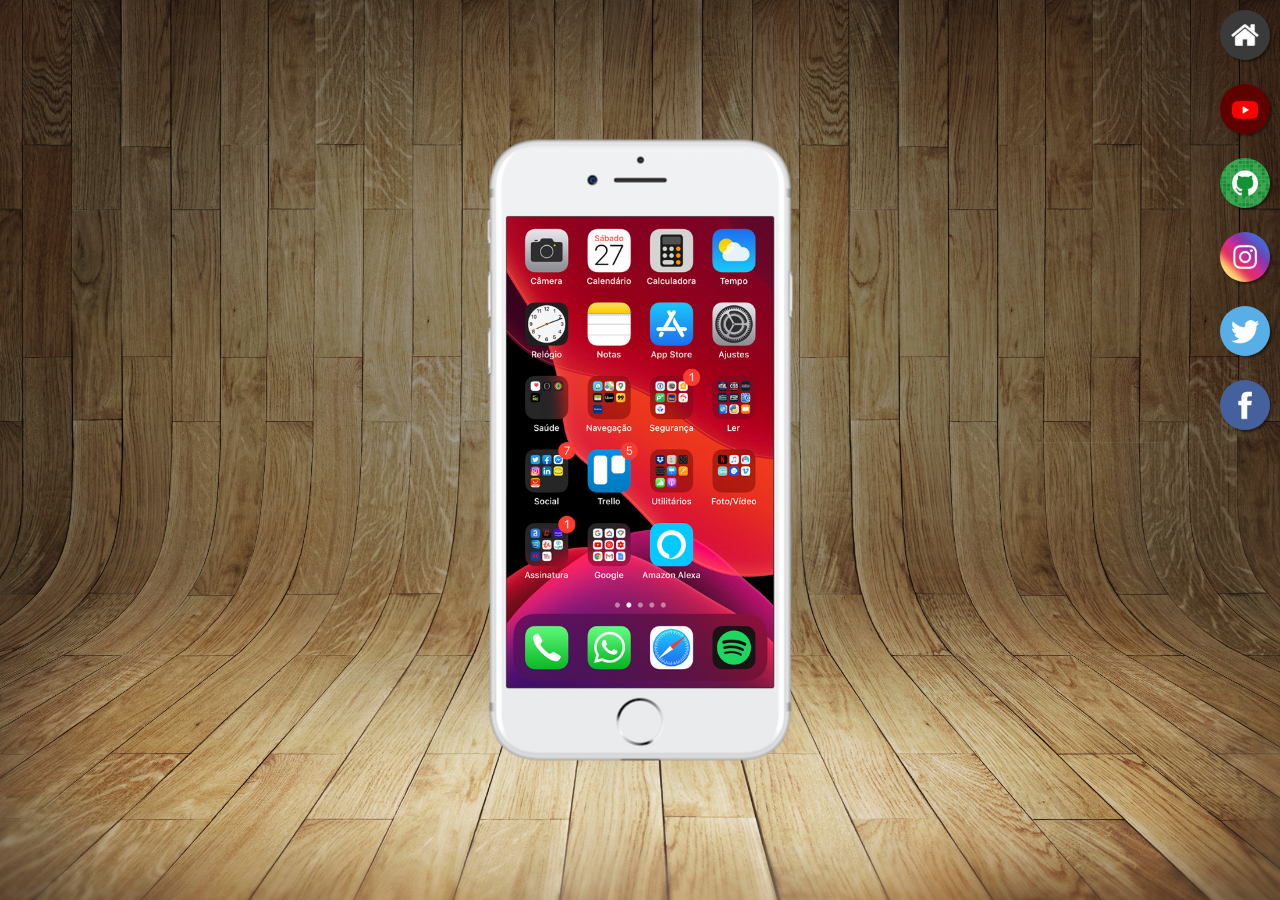
<file: index.html>
<!DOCTYPE html>
<html lang="pt-br">
<head>
    <meta charset="UTF-8">
    <meta http-equiv="X-UA-Compatible" content="IE=edge">
    <meta name="viewport" content="width=device-width, initial-scale=1.0">

    <link rel="shortcut icon" href="favicon.ico" type="image/x-icon">

    <link rel="stylesheet" href="estilos/style.css">
    <title>Projeto Redes sociais</title>

</head>

<body>
    <main>
        <section id="telefone">
            <iframe src="home.html" name="tela" id="tela" frameborder="0">
                Seu navegador nao é compativel com isso
            </iframe>

        </section>

        <section id="redes-sociais">
            <a href="home.html" target="tela"><img src="imagens/logo-home.jpg" alt=""></a><br>
            <a href="youtube.html" target="tela"><img src="imagens/logo-youtube.jpg" alt=""></a><br>
            <a href="github.html" target="tela"><img src="imagens/logo-github.jpg" alt=""></a><br>
            <a href="instagram.html" target="tela"><img src="imagens/logo-instagram.jpg" alt=""></a><br>
            <a href="twitter.html" target="tela"><img src="imagens/logo-twitter.jpg" alt=""></a><br>
            <a href="facebook.html" target="tela"><img src="imagens/logo-facebook.jpg" alt=""></a>

        </section>




    </main>
    
</body>
</html>
</file>
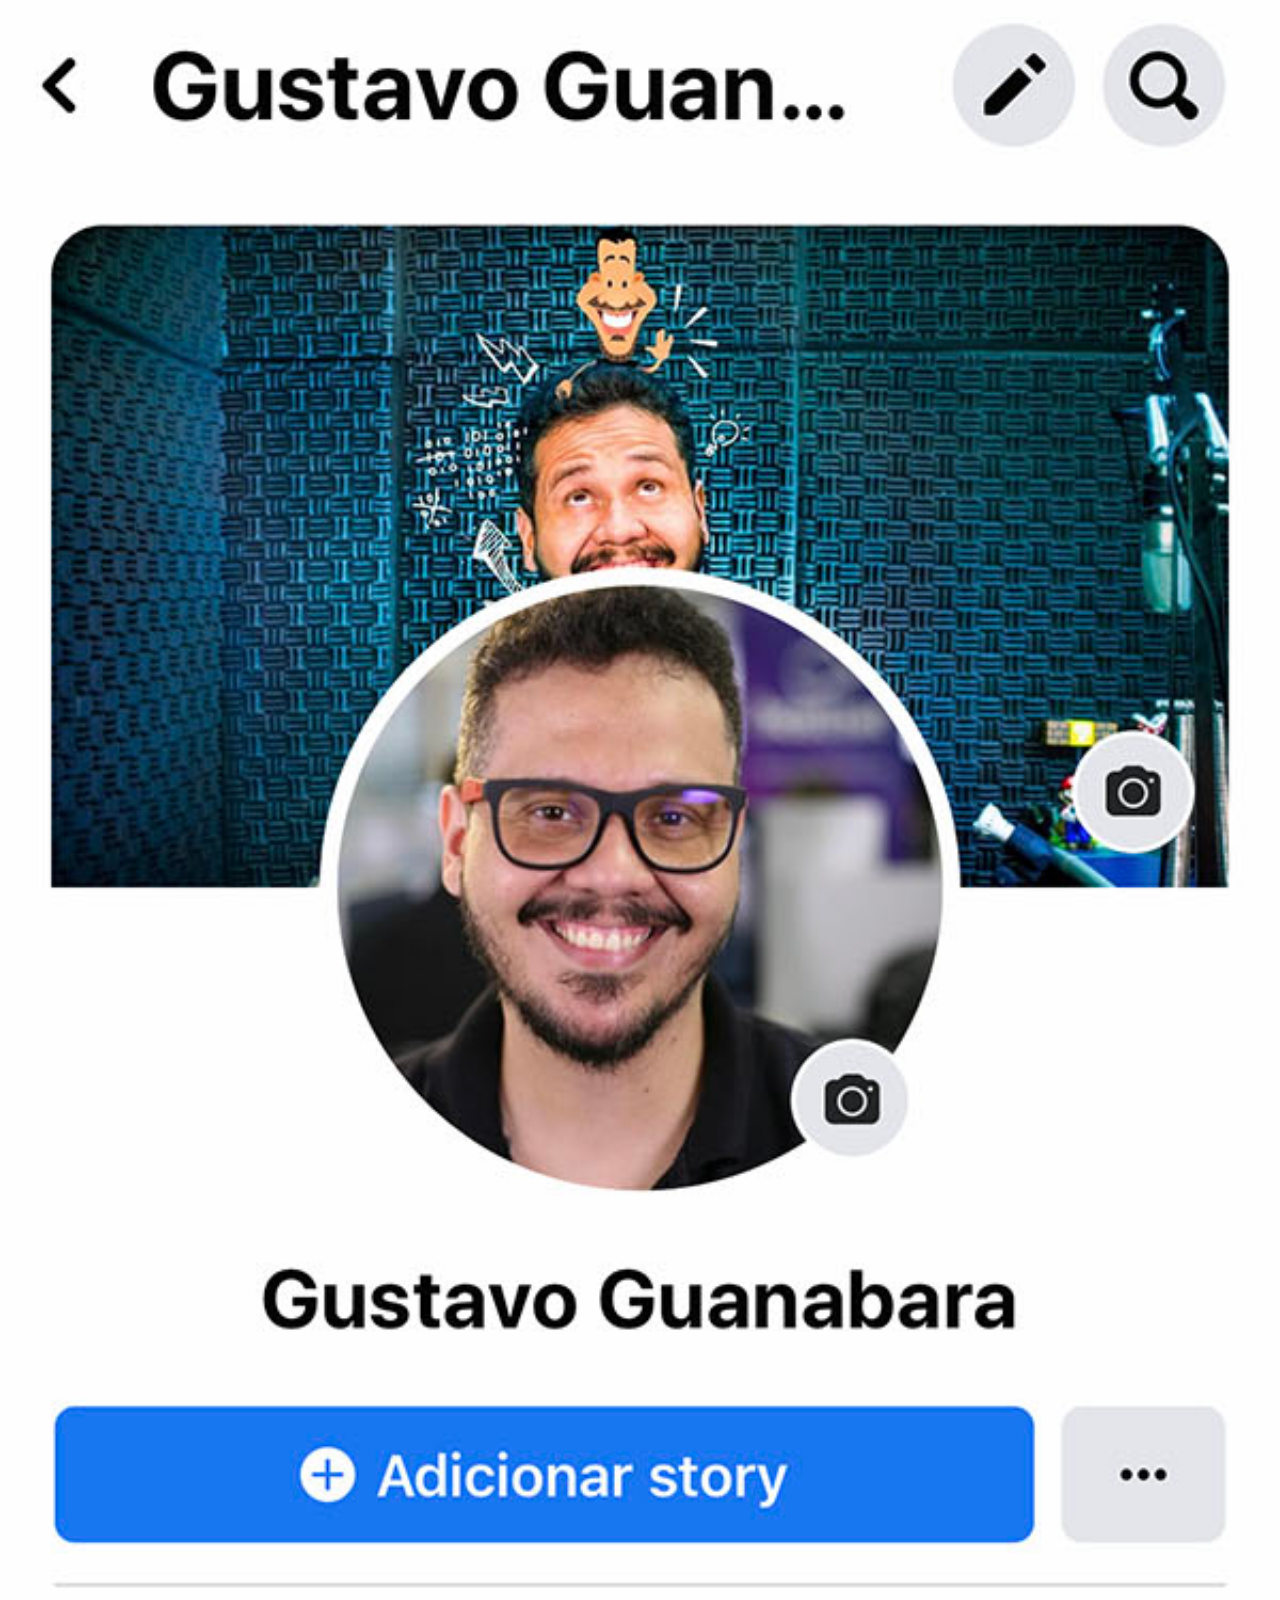
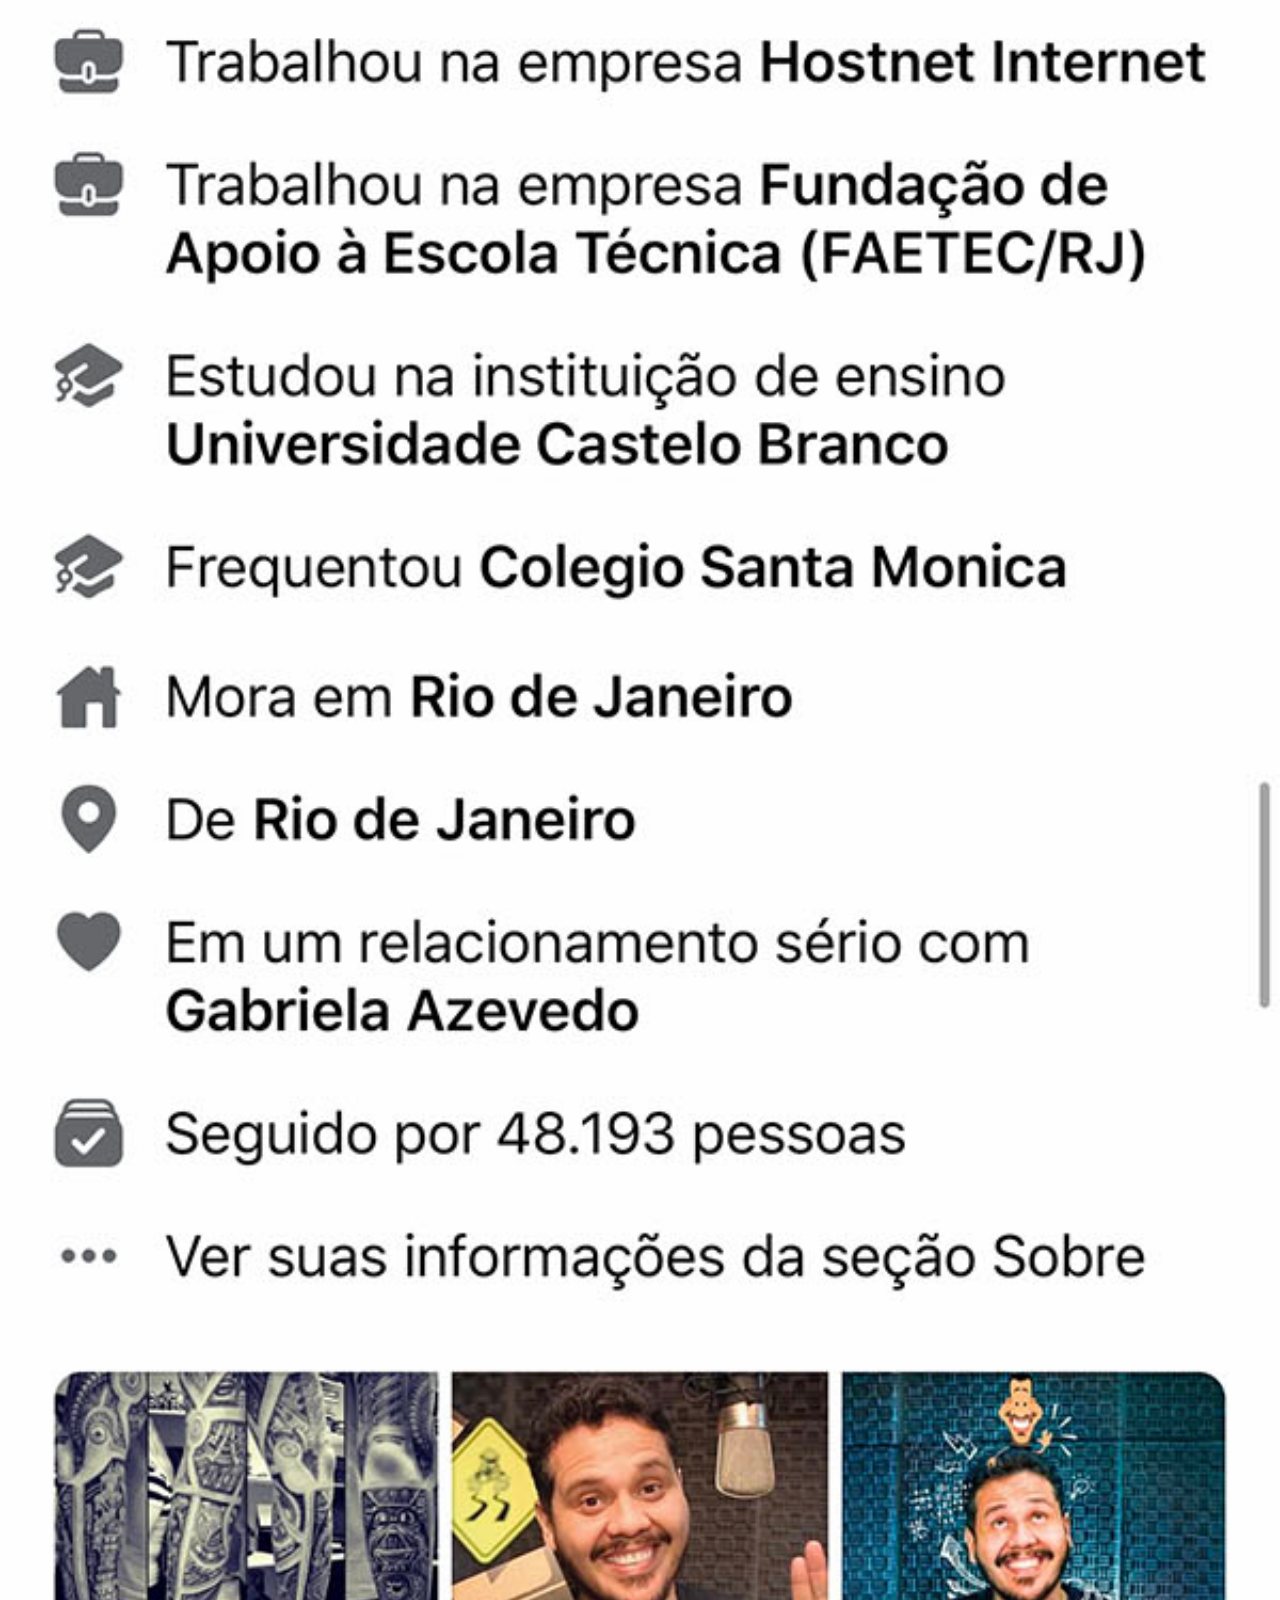
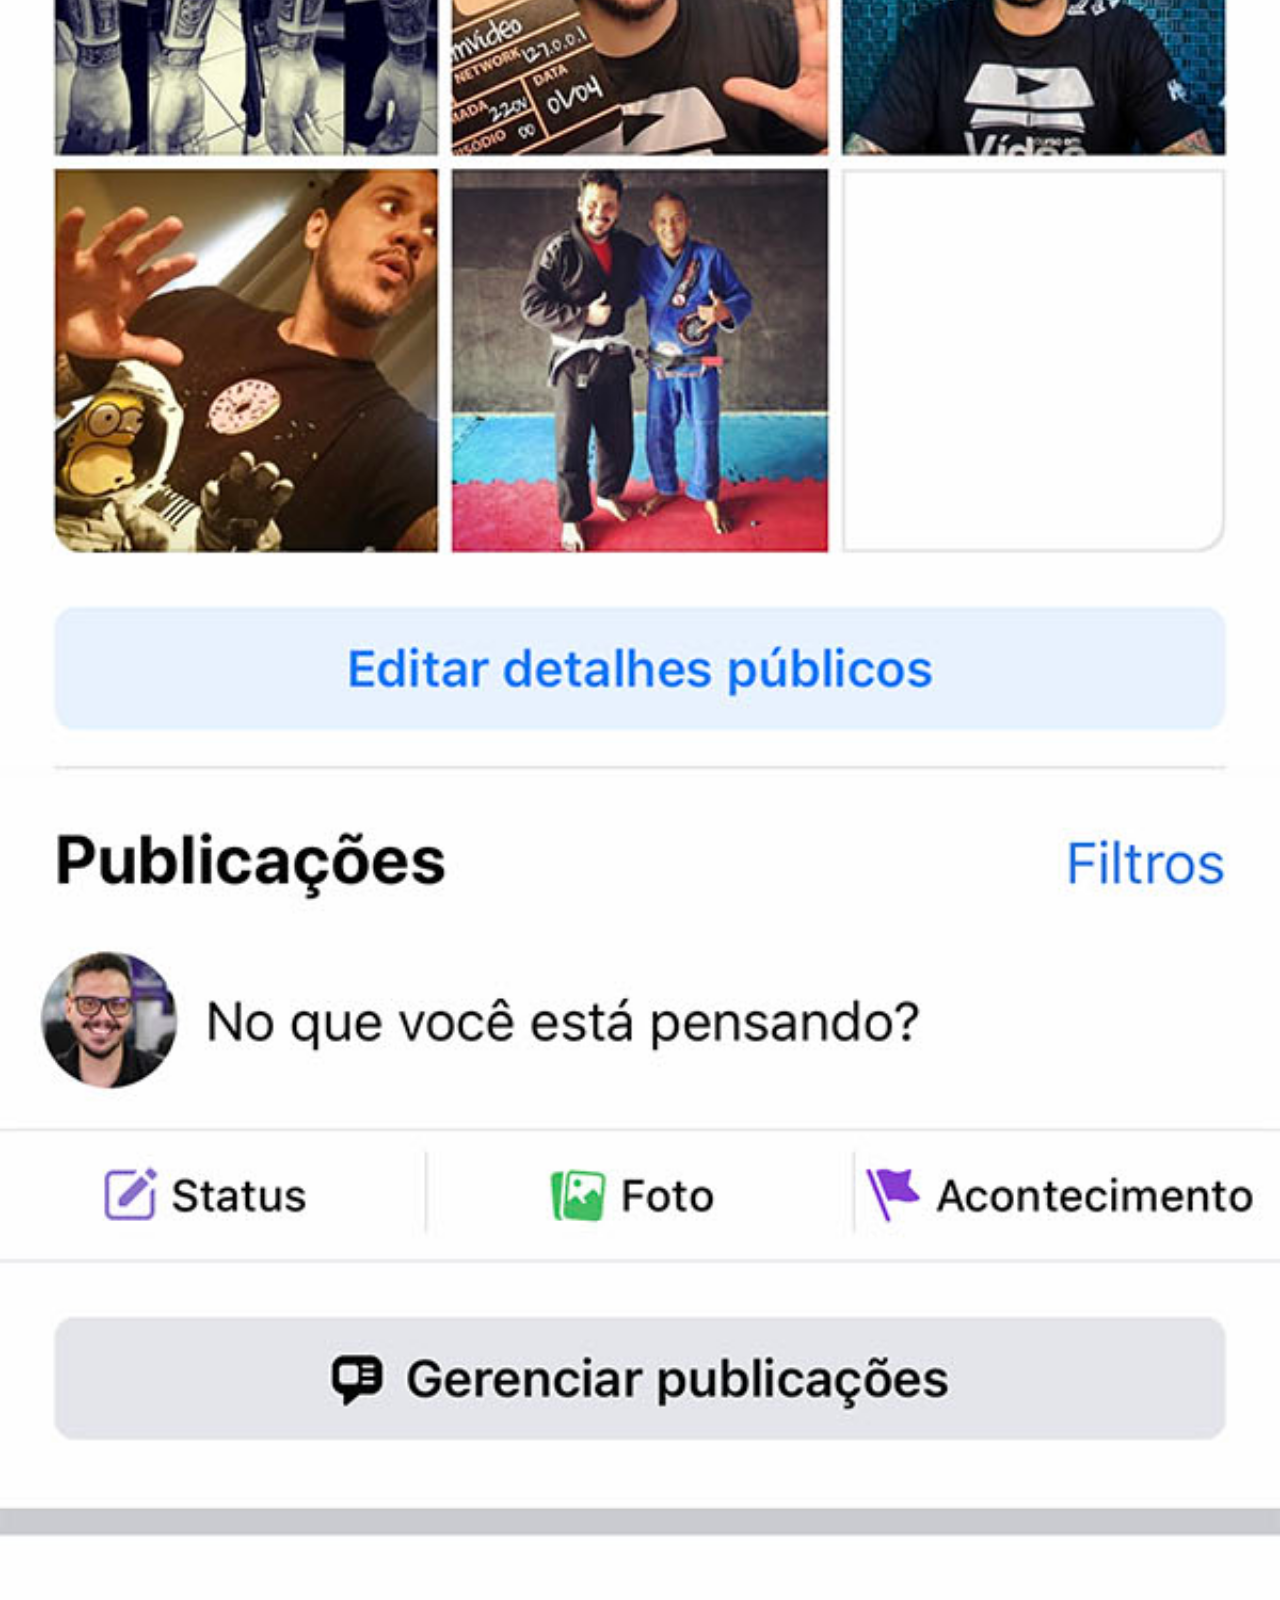
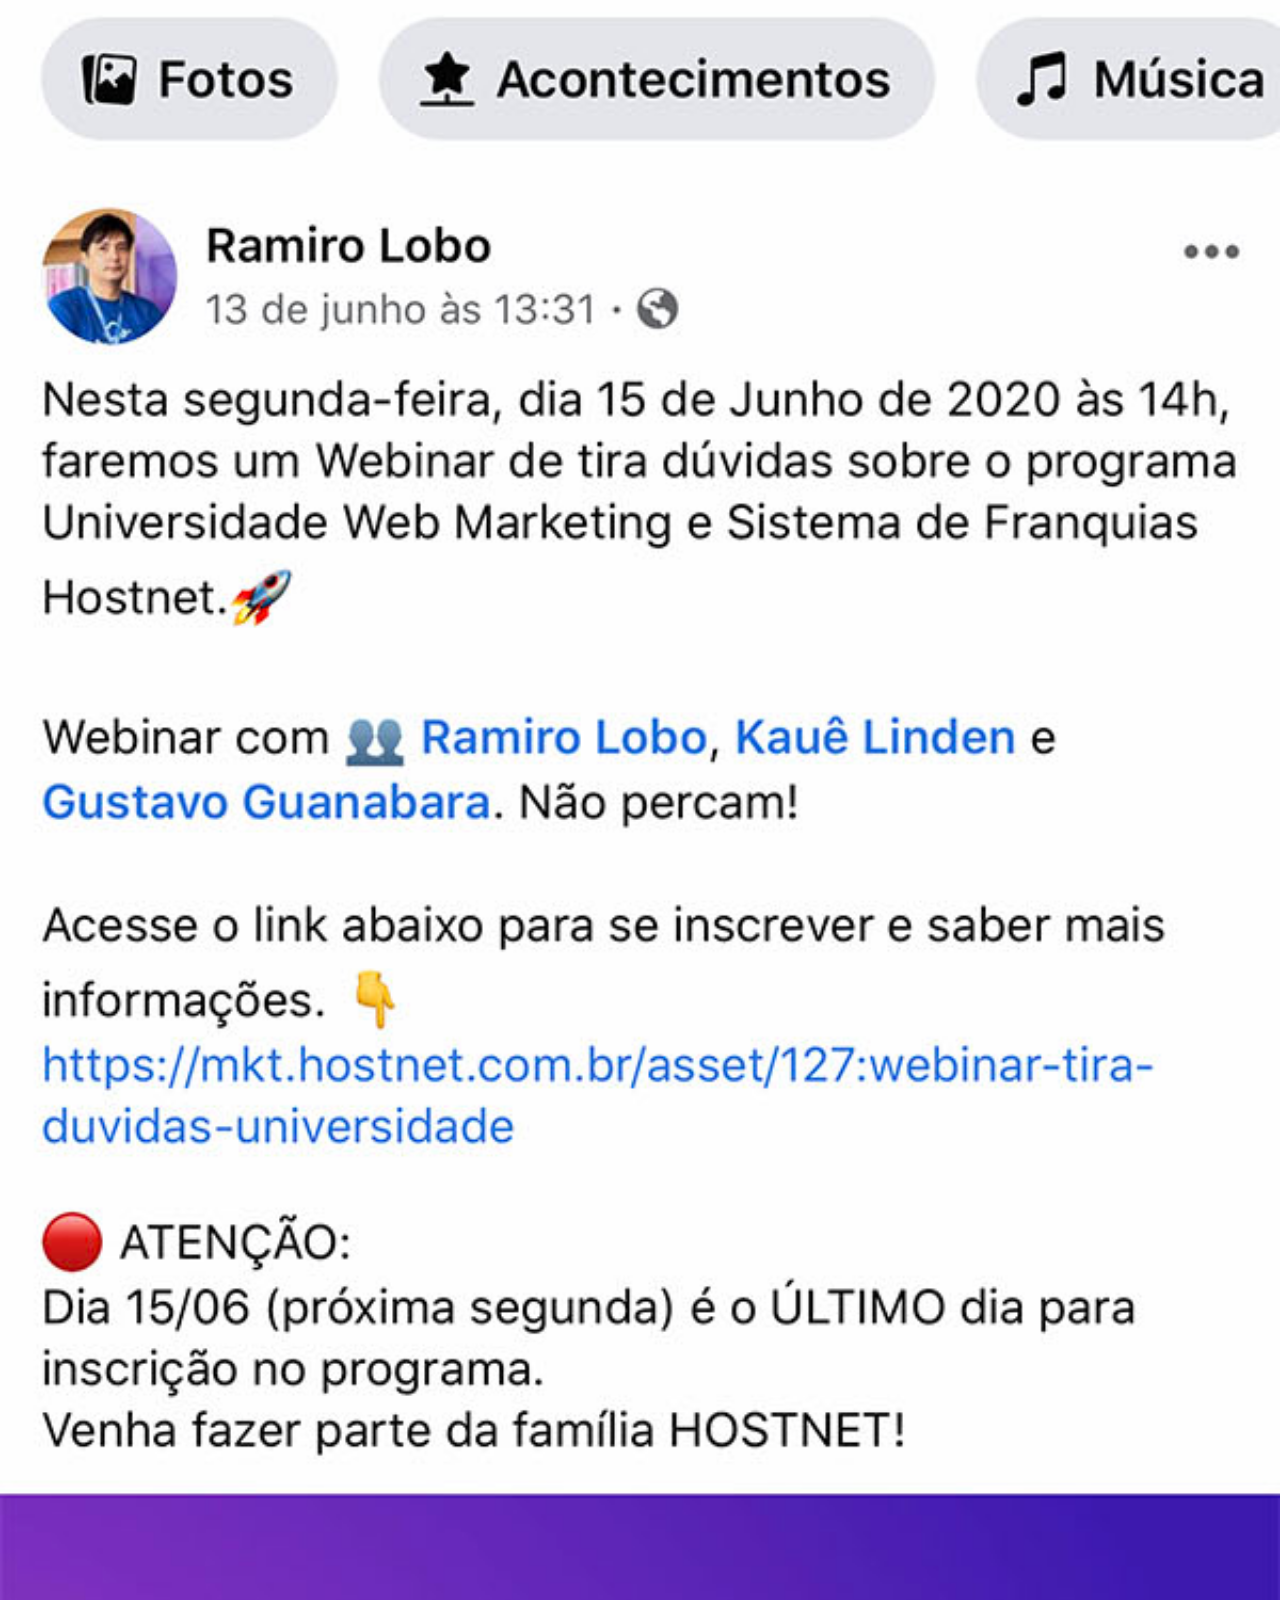
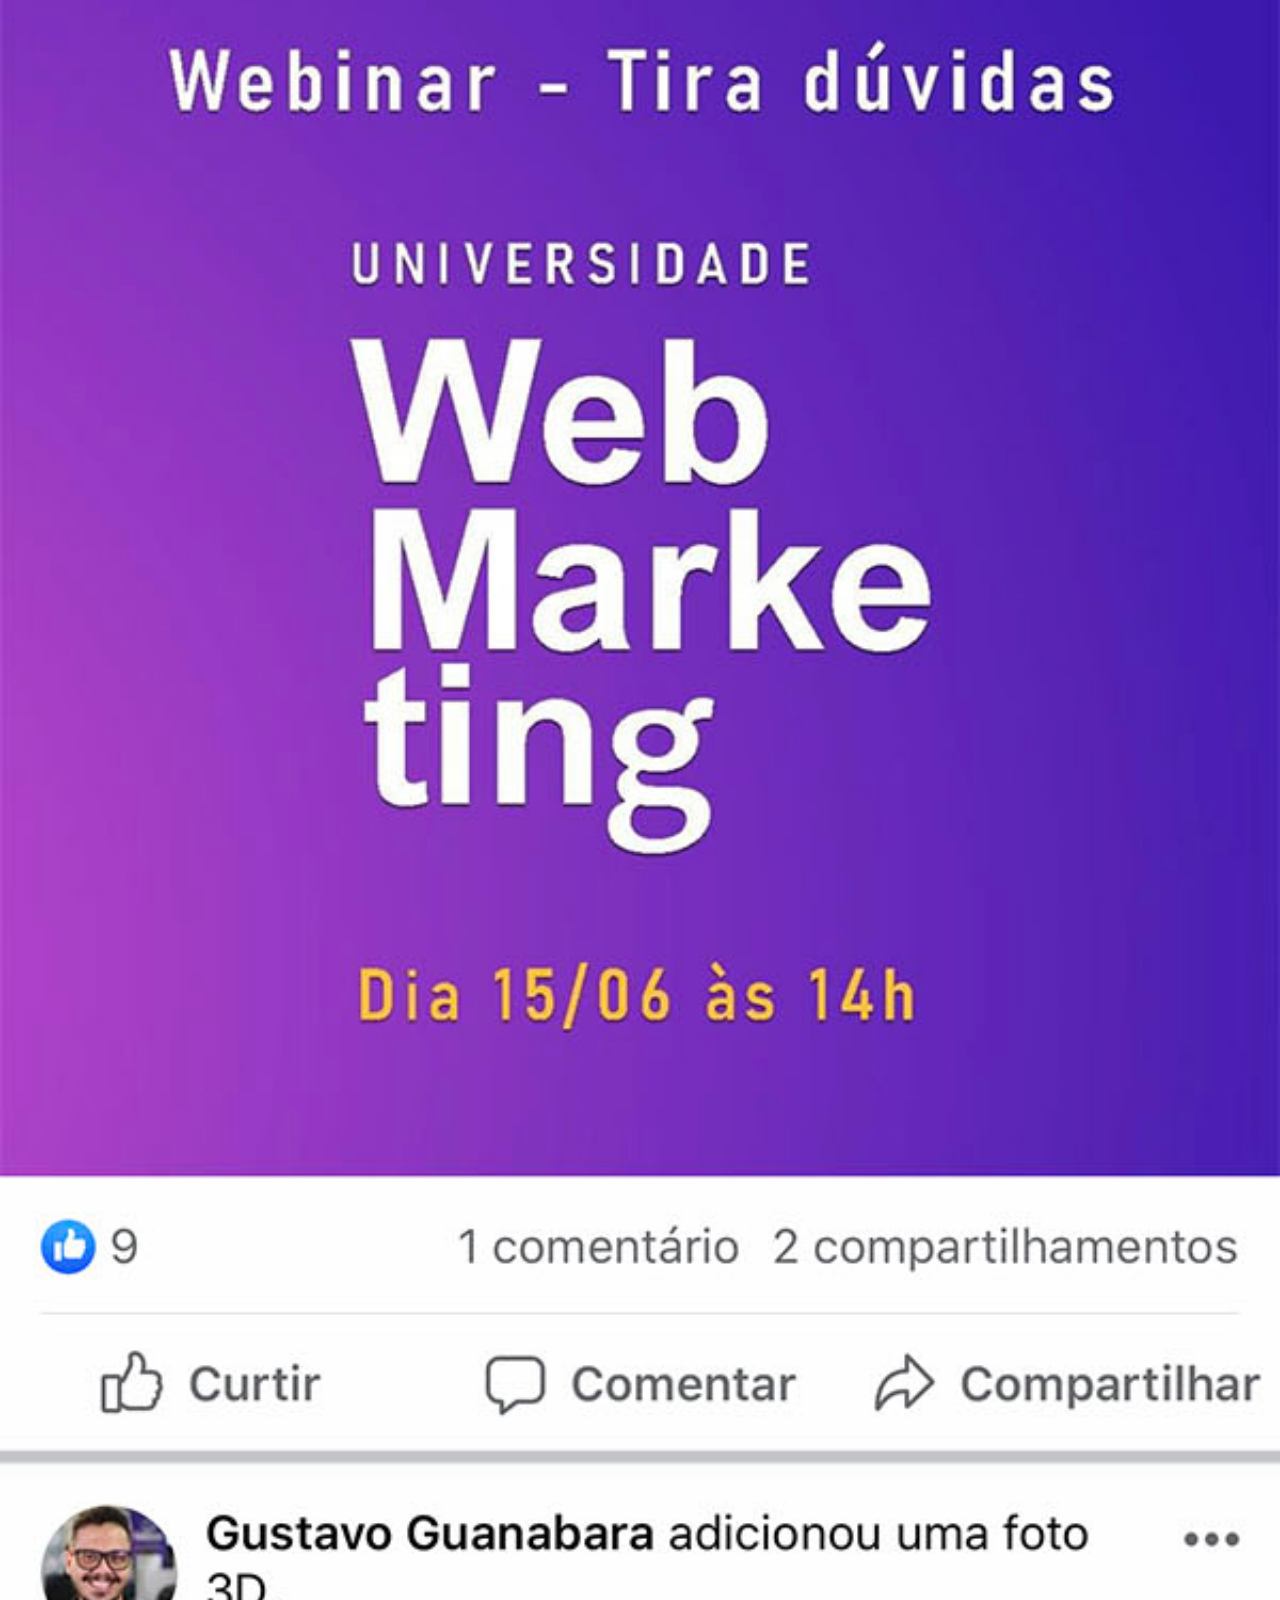
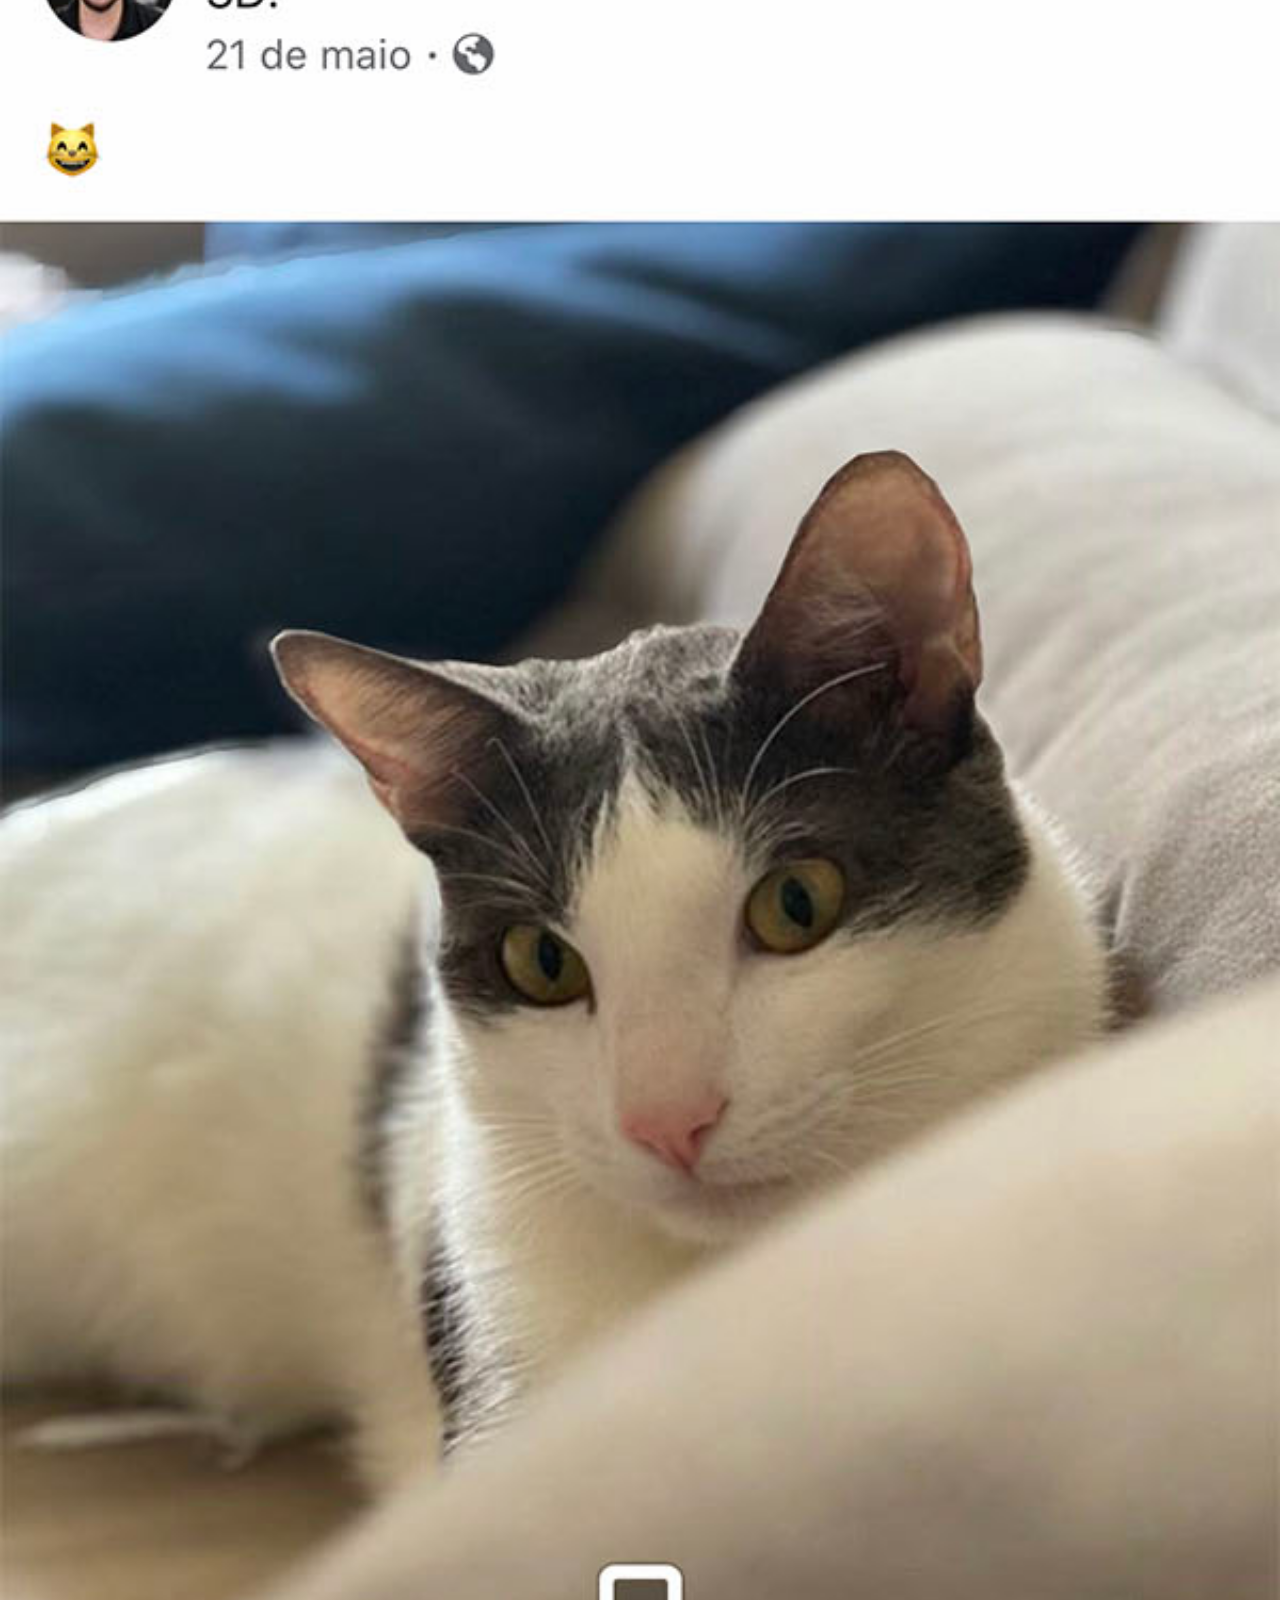
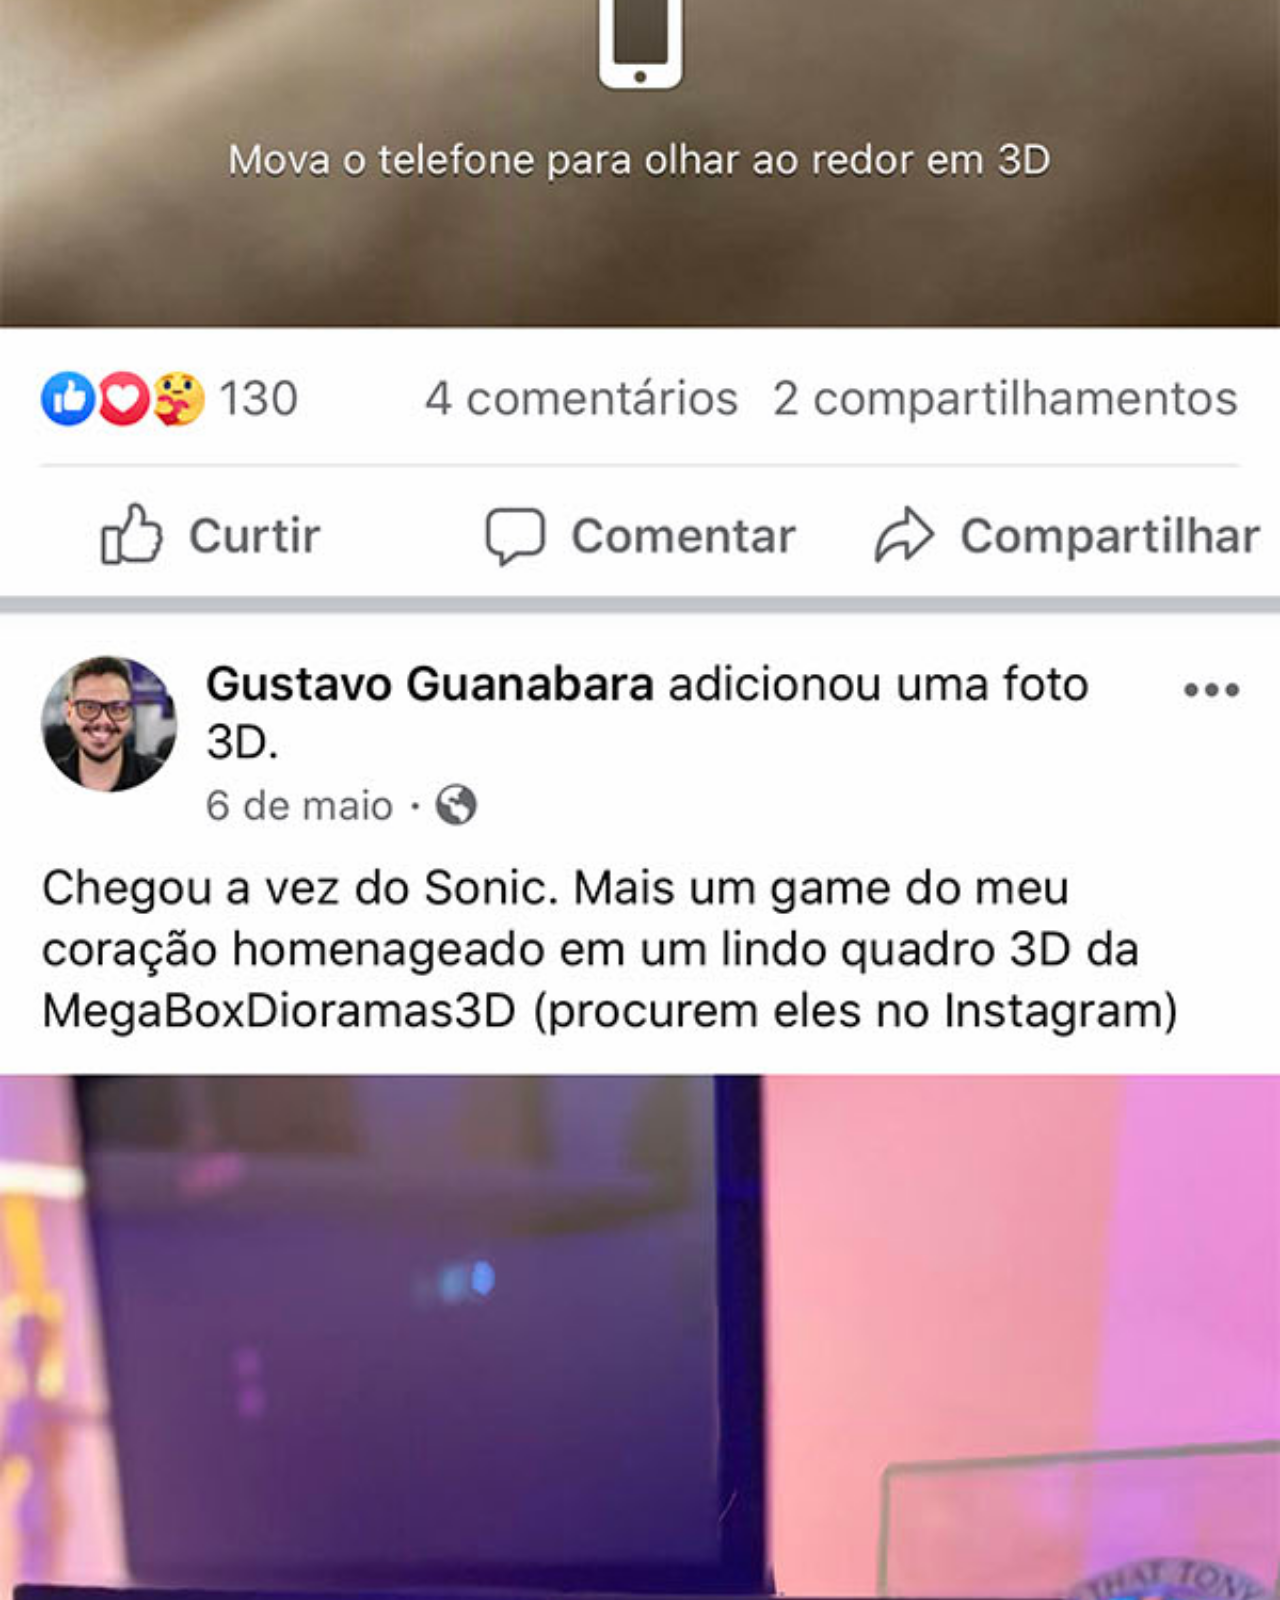
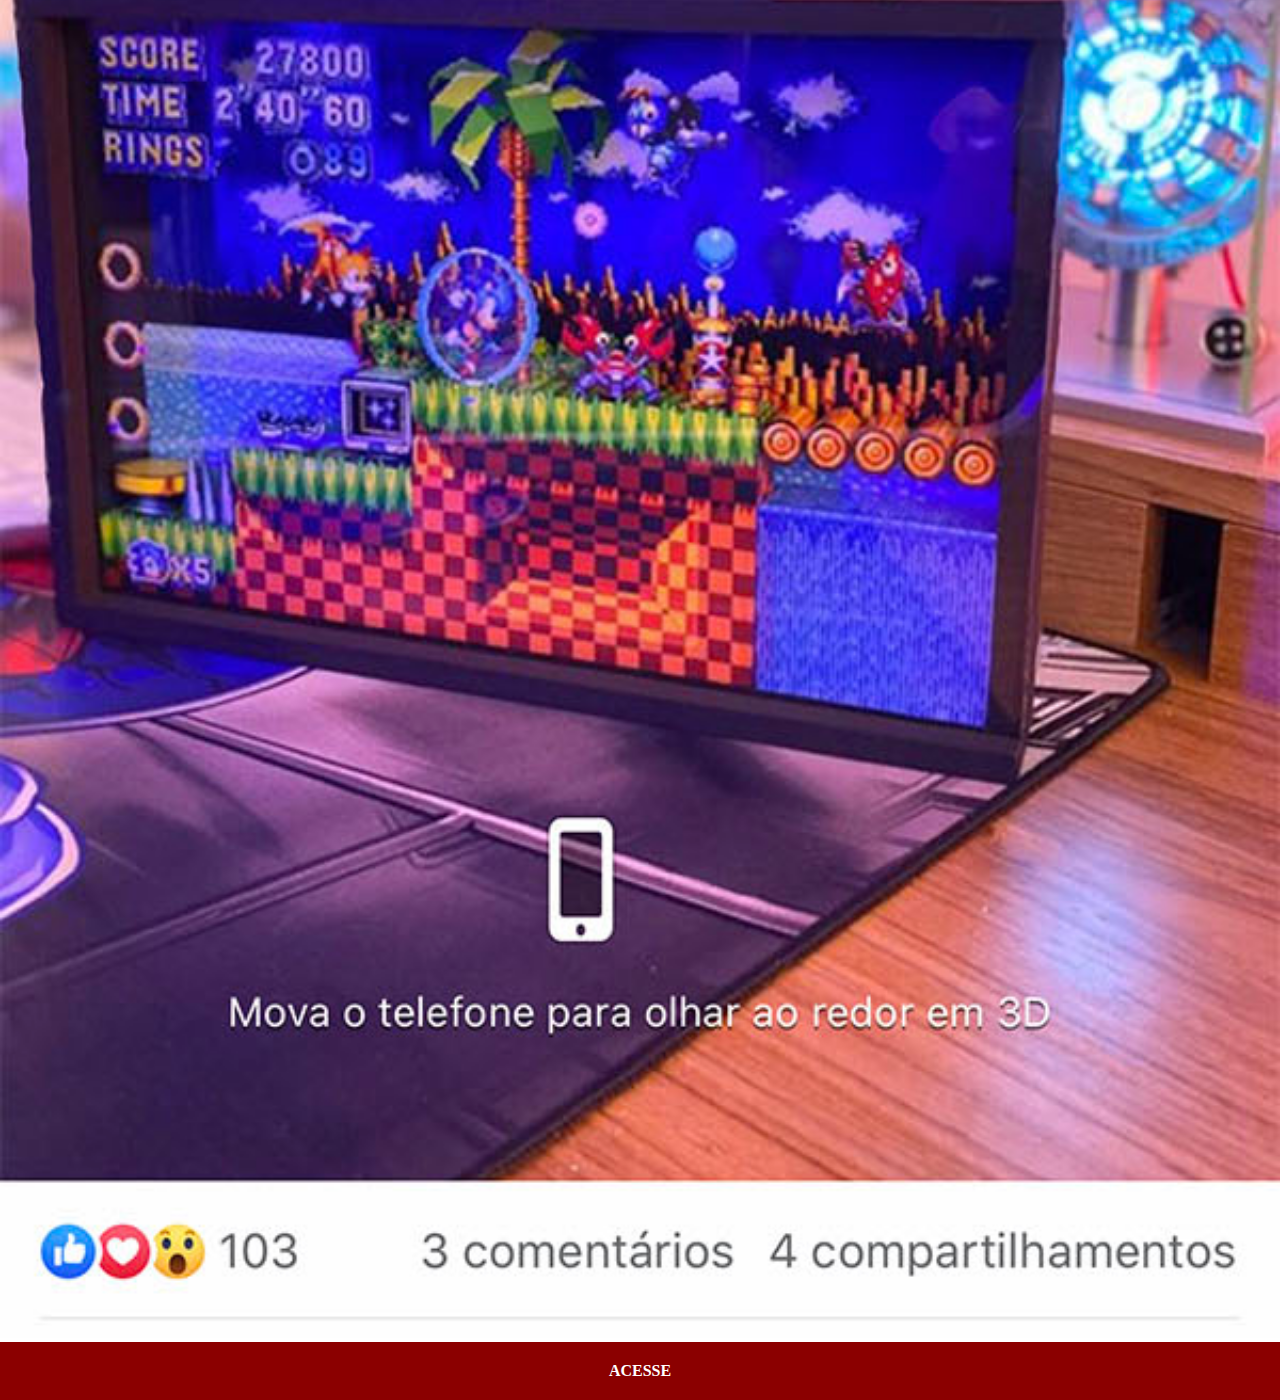
<file: facebook.html>
<!DOCTYPE html>
<html lang="pt-br">
<head>
    <meta charset="UTF-8">
    <meta http-equiv="X-UA-Compatible" content="IE=edge">
    <meta name="viewport" content="width=device-width, initial-scale=1.0">
    <link rel="stylesheet" href="estilos/social.css">

    <title>facebook</title>
</head>
<body>
    <img src="imagens/tela-facebook.jpg" alt="Facebook">
    <a href="https://pt-br.facebook.com/gustavoguanabara" target="_blank">ACESSE</a>
    
</body>
</html>
</file>
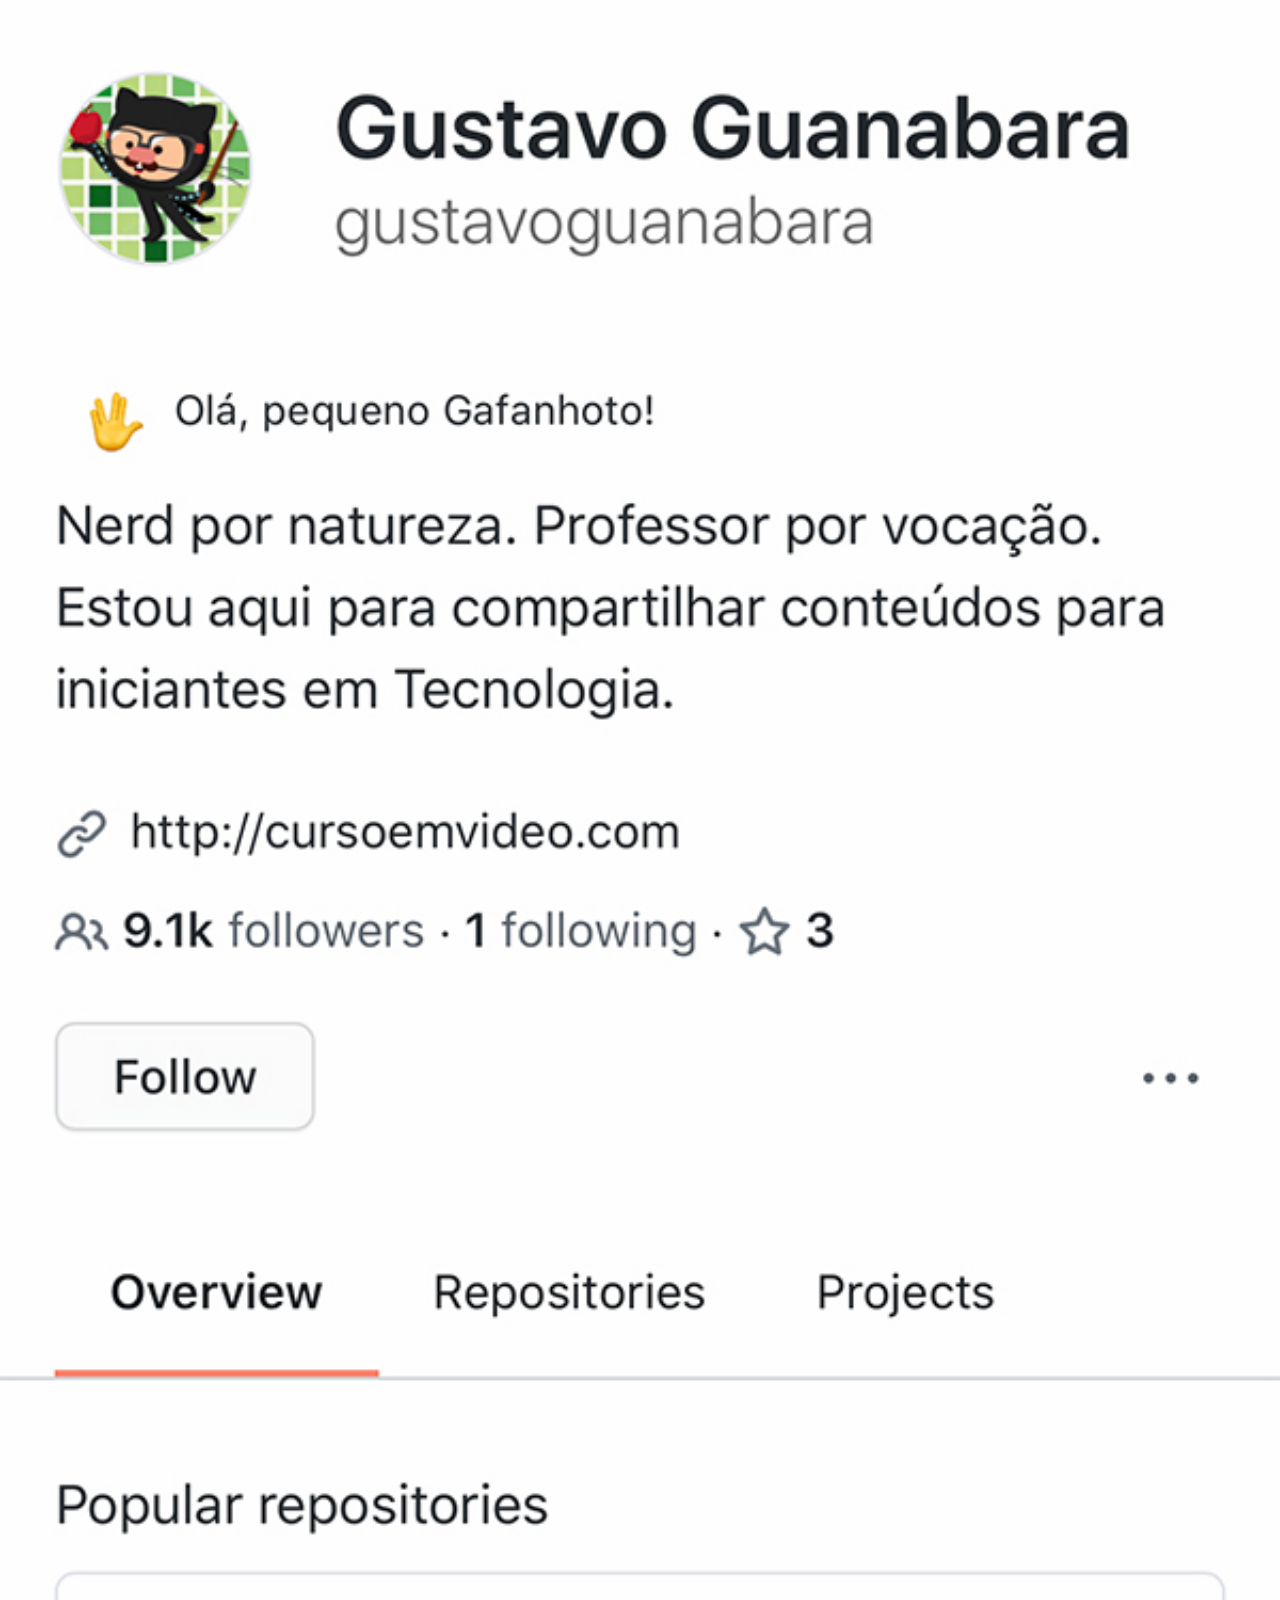
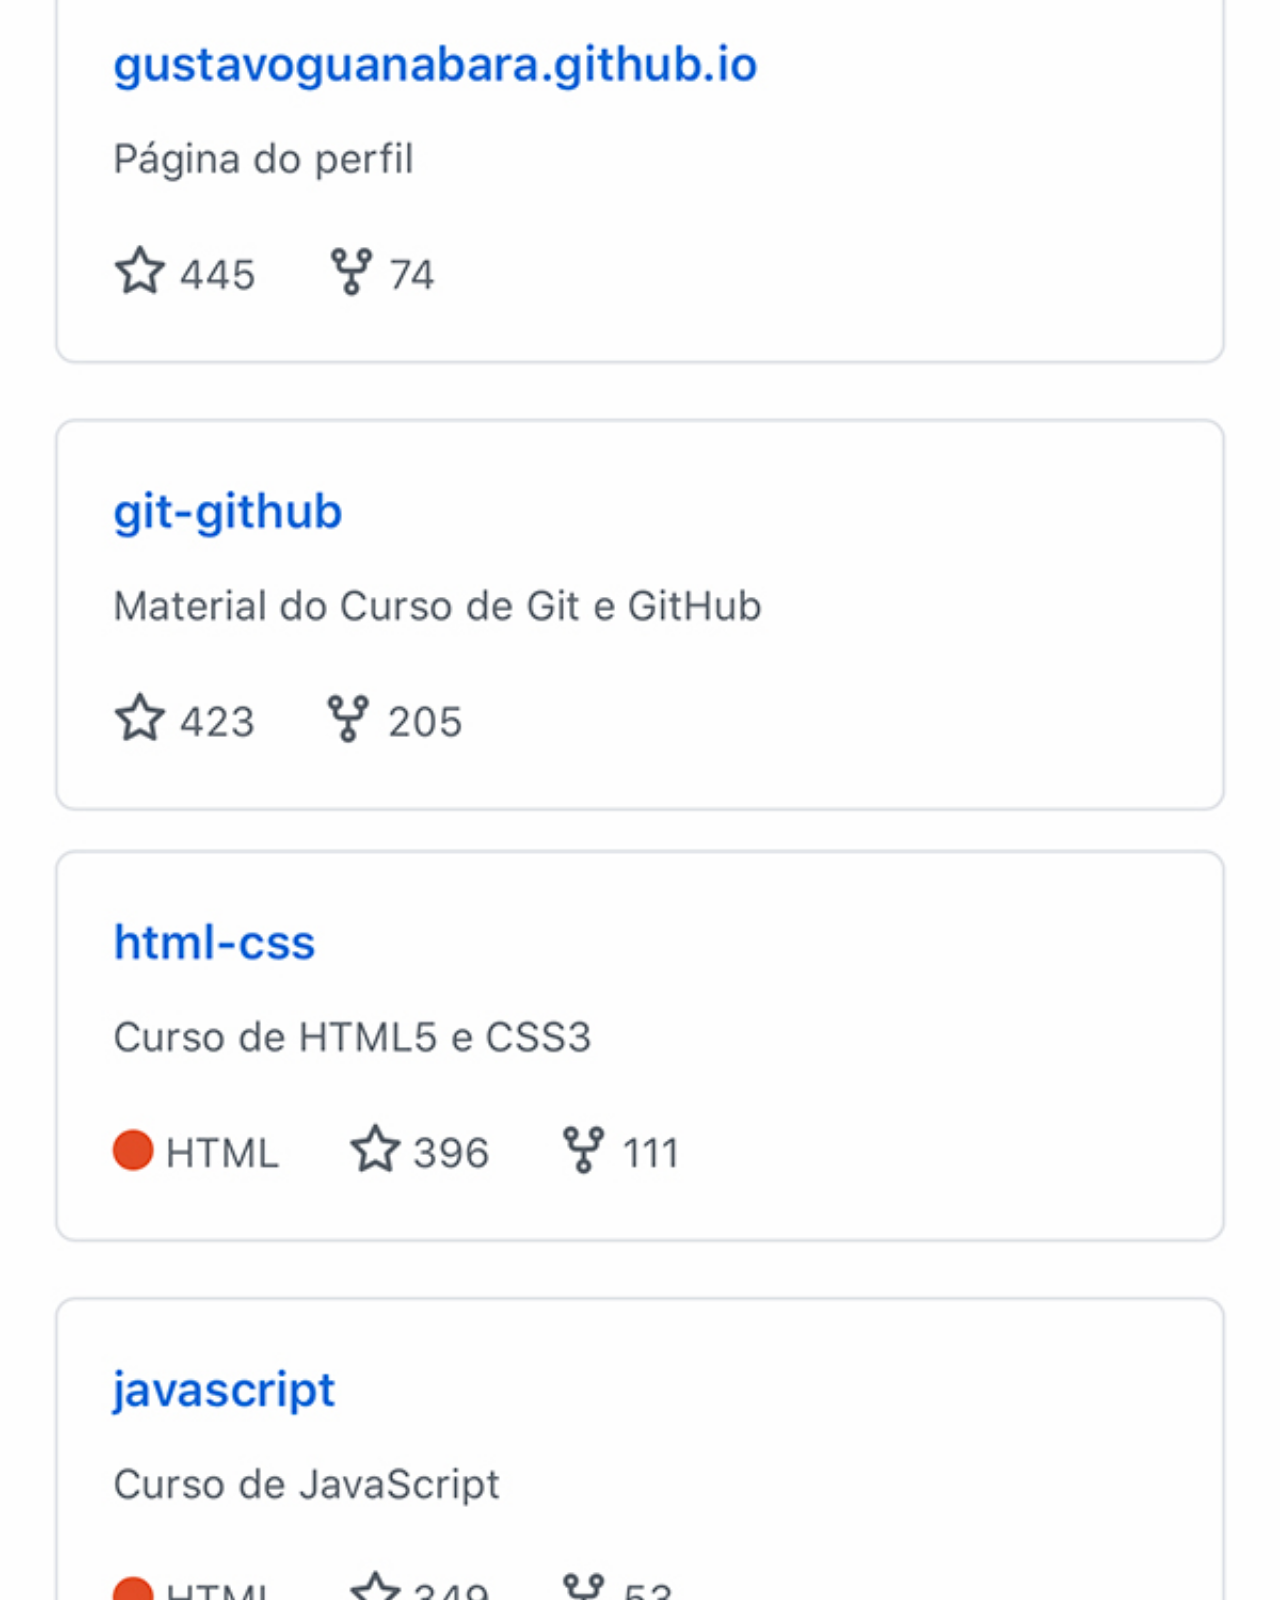
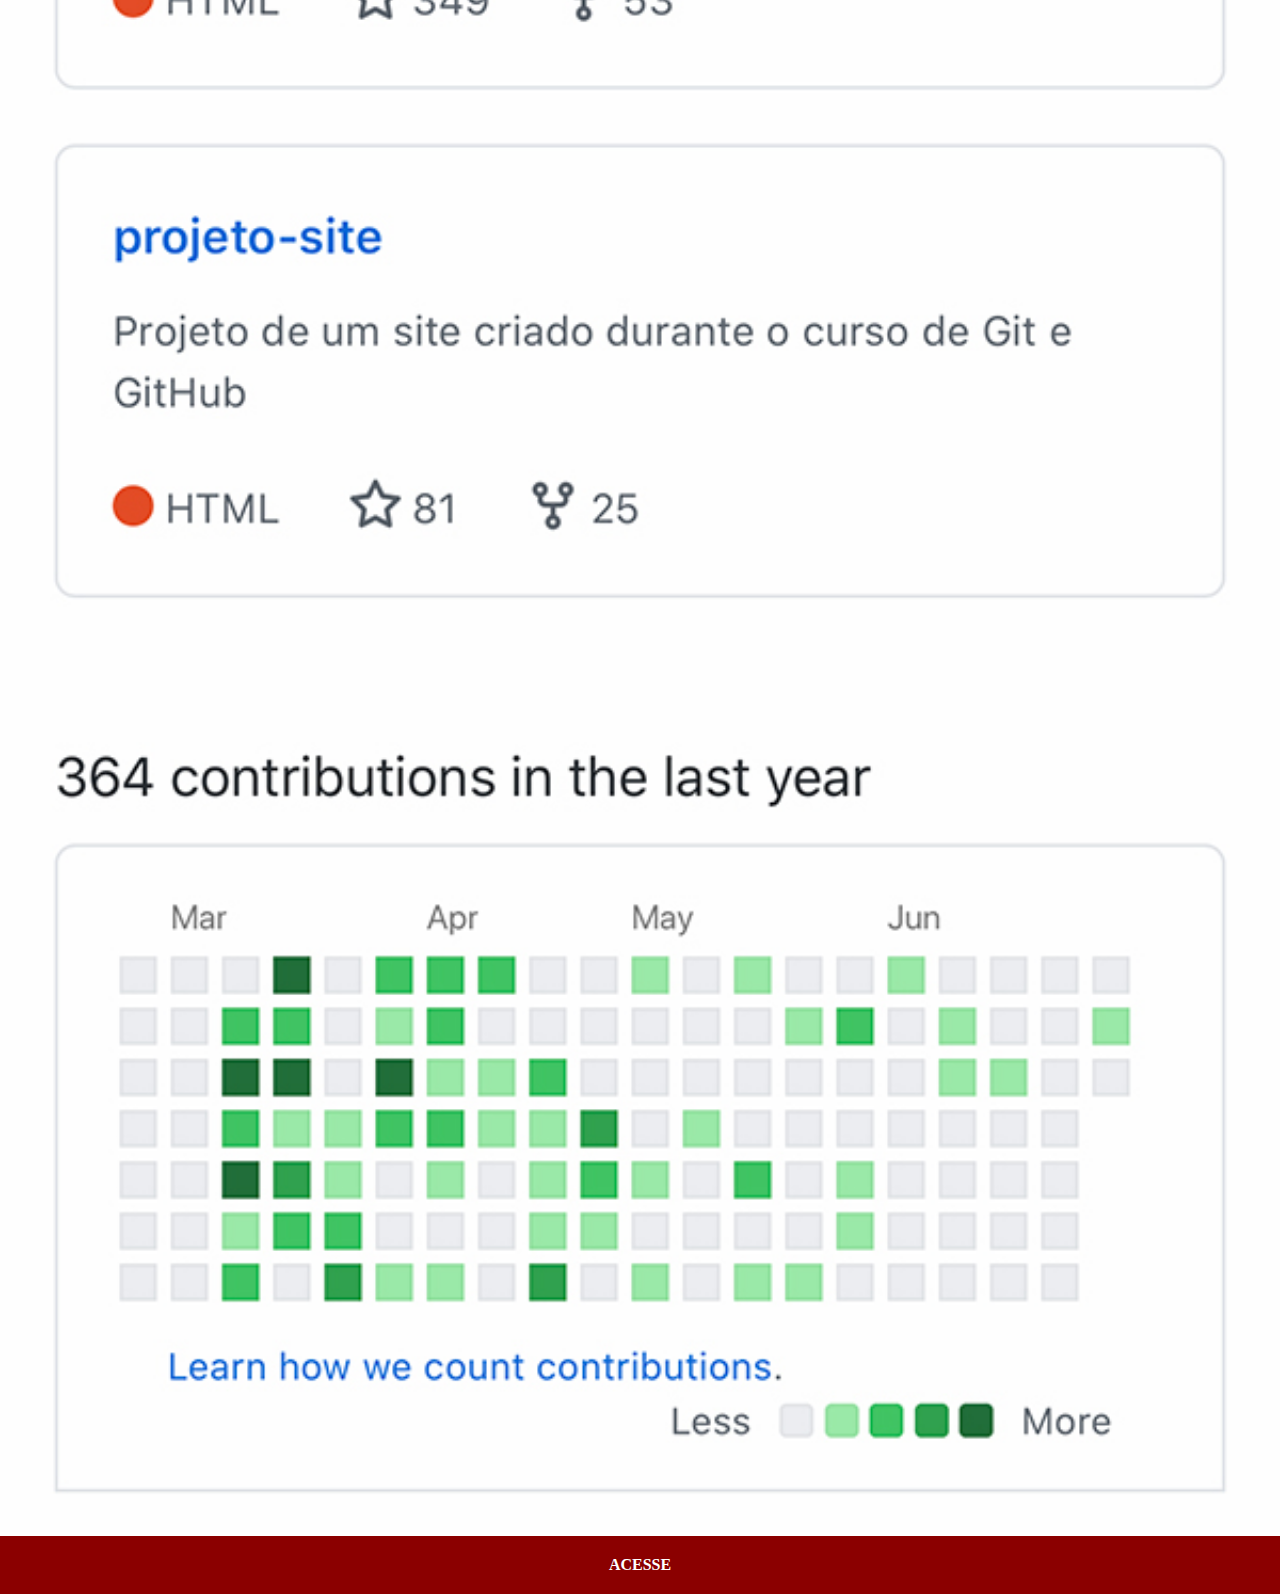
<file: github.html>
<!DOCTYPE html>
<html lang="pt-br">
<head>
    <meta charset="UTF-8">
    <meta http-equiv="X-UA-Compatible" content="IE=edge">
    <meta name="viewport" content="width=device-width, initial-scale=1.0">
    <link rel="stylesheet" href="estilos/social.css">
    <title>logo-github</title>
</head>

<body>
    <img src="imagens/tela-github.jpg" alt="github"> 
    <a href="https://github.com/professorguanabara" target="_blank">ACESSE</a>
</body>
</html>
</file>
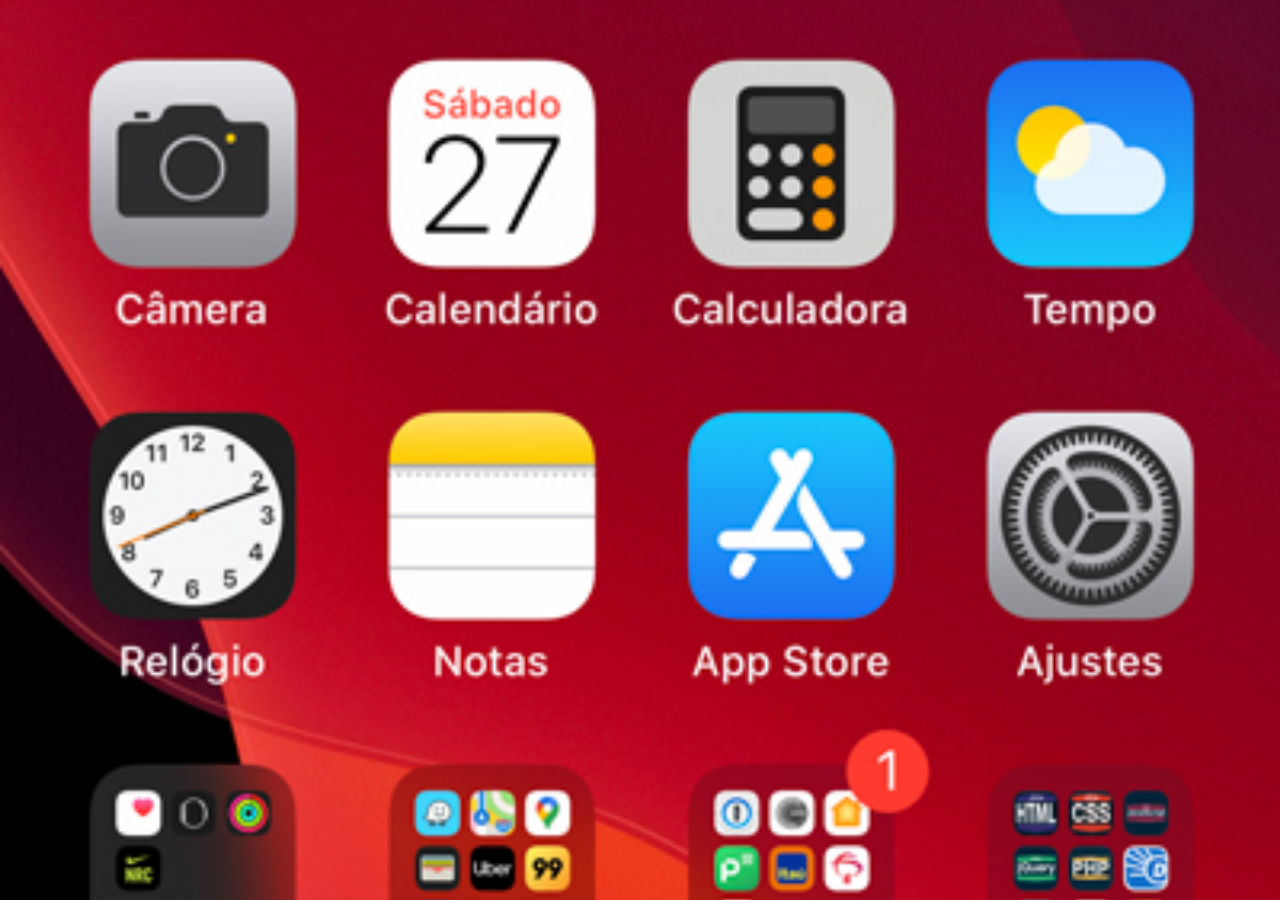
<file: home.html>
<!DOCTYPE html>
<html lang="pt-br">
<head>
    <meta charset="UTF-8">
    <meta http-equiv="X-UA-Compatible" content="IE=edge">
    <meta name="viewport" content="width=device-width, initial-scale=1.0">
    <title>Home</title>

    <style>
        *{
            margin: 0px;
            padding: 0px;
        }

        body {
            width: 100vw;
            height: 100vh;
            background: black url('imagens/tela-home.jpg') no-repeat top center;
            background-size: cover;
        }
    </style>
</head>

<body>
    
</body>
</html>
</file>
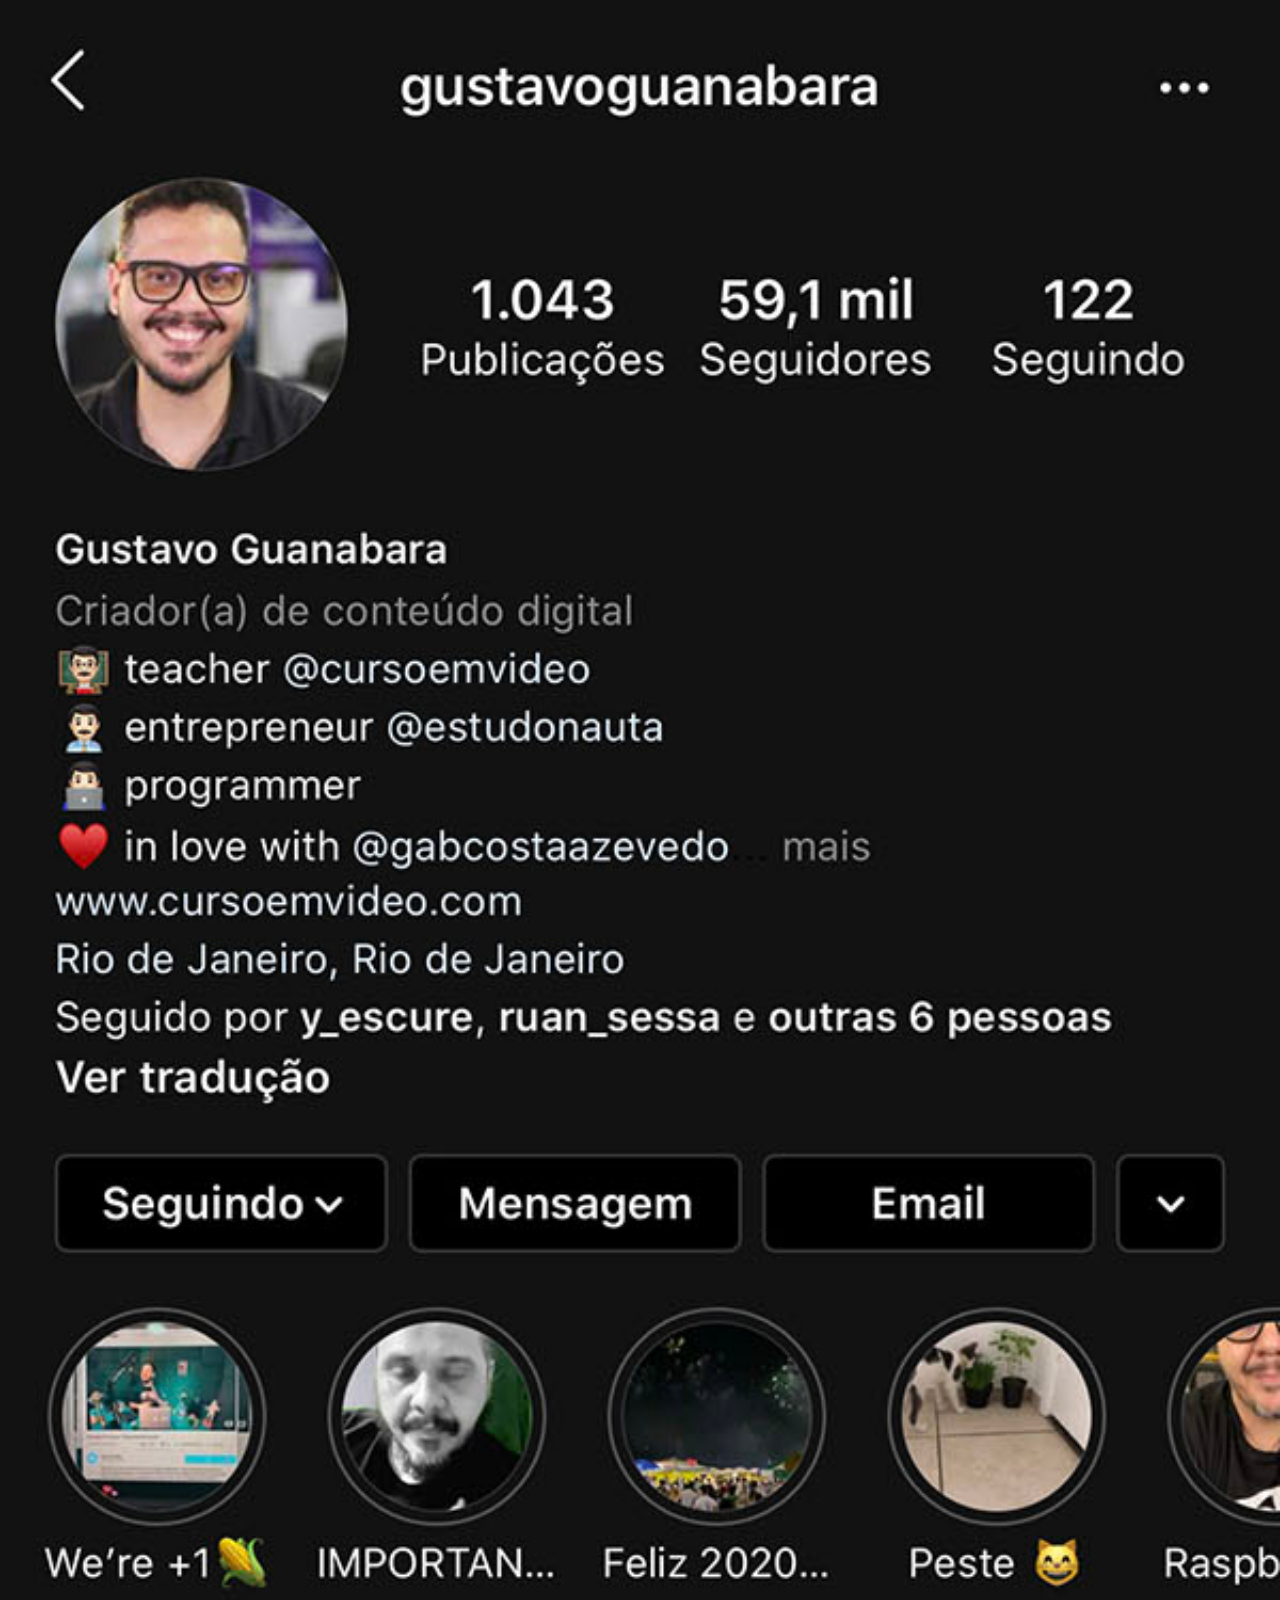
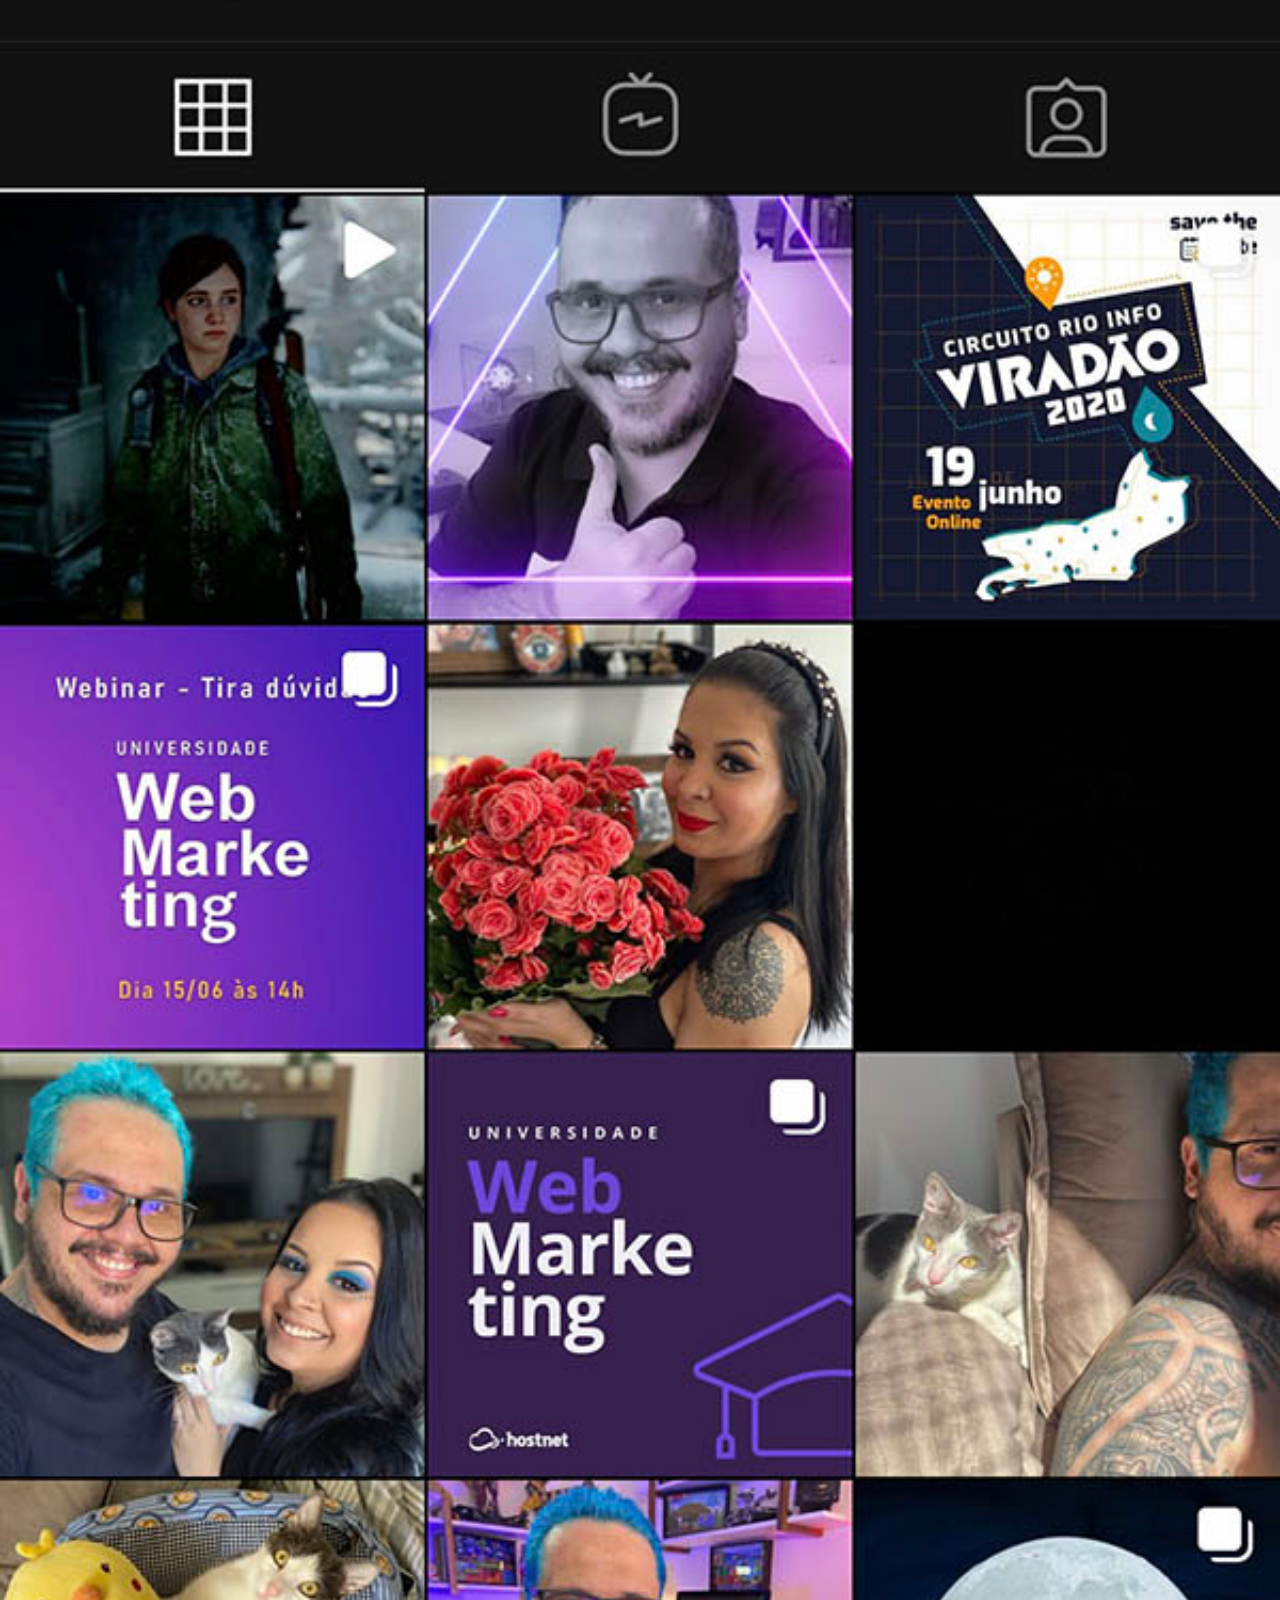
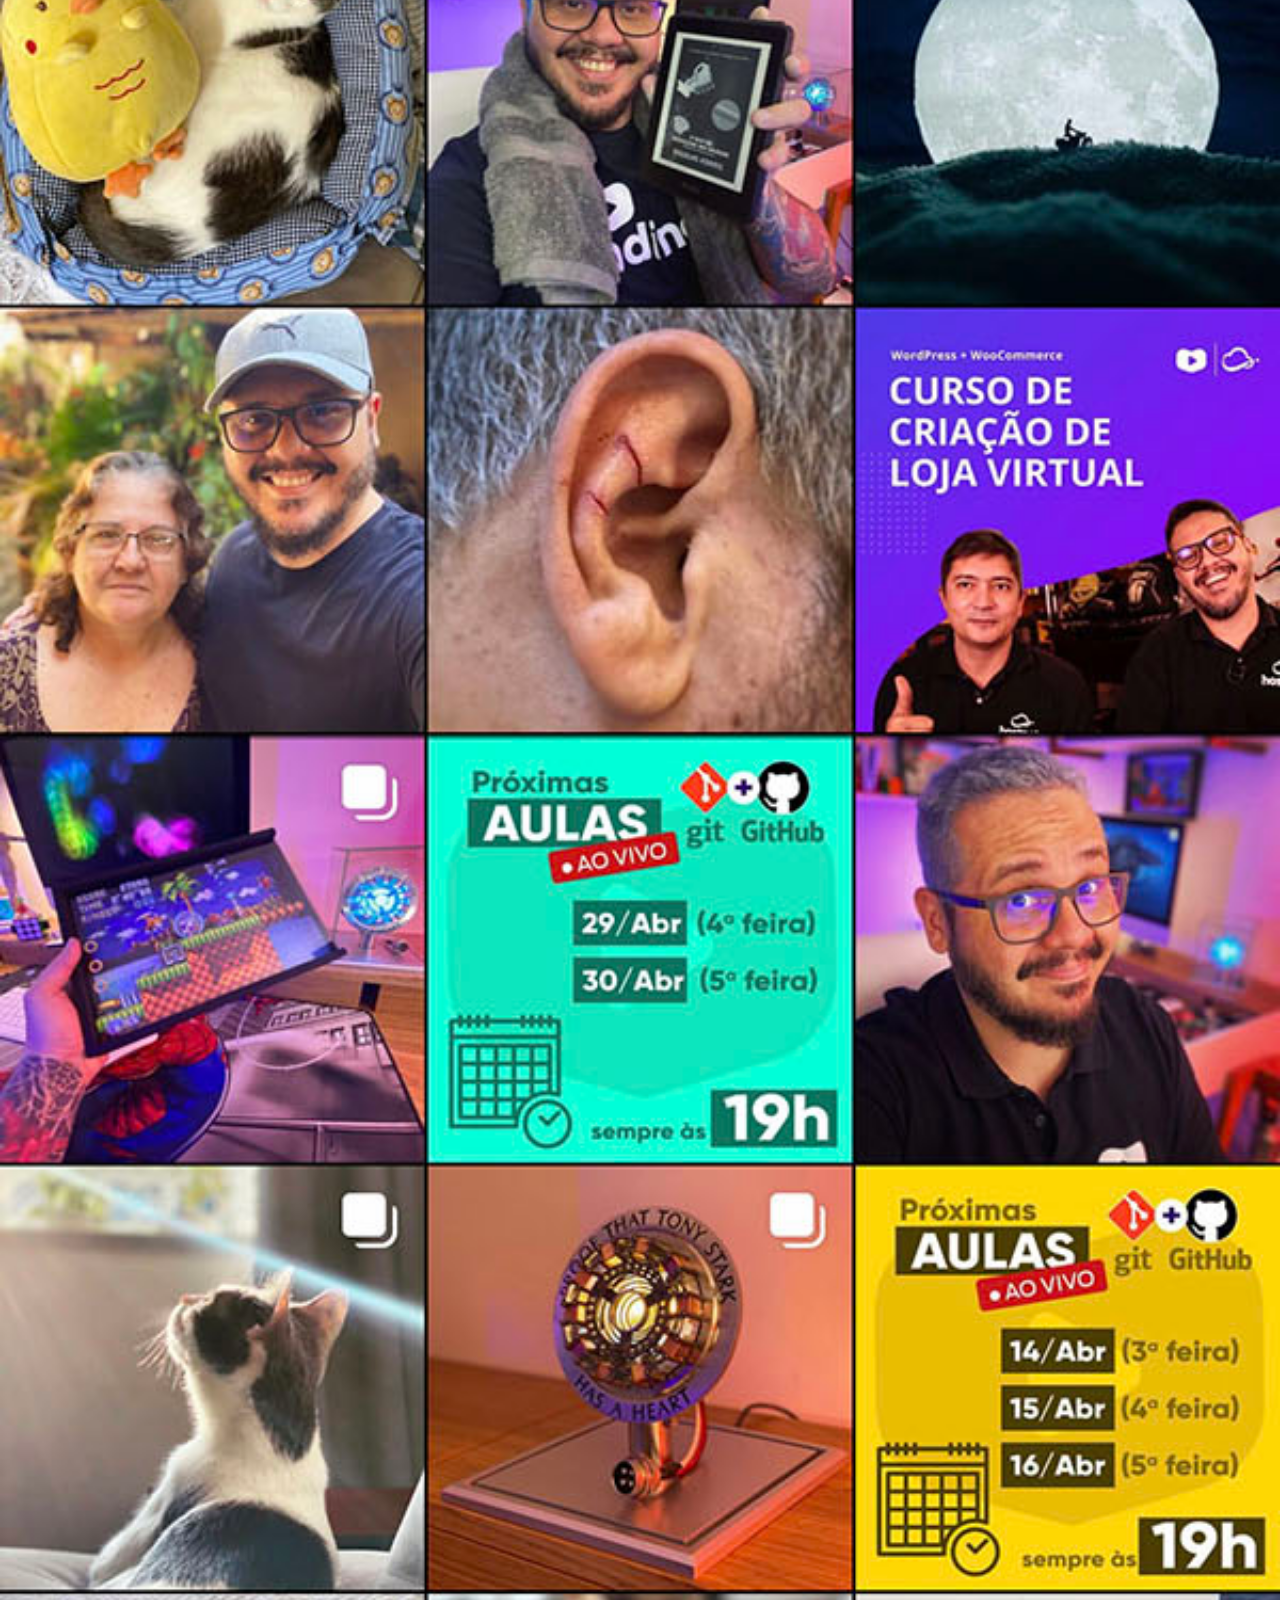
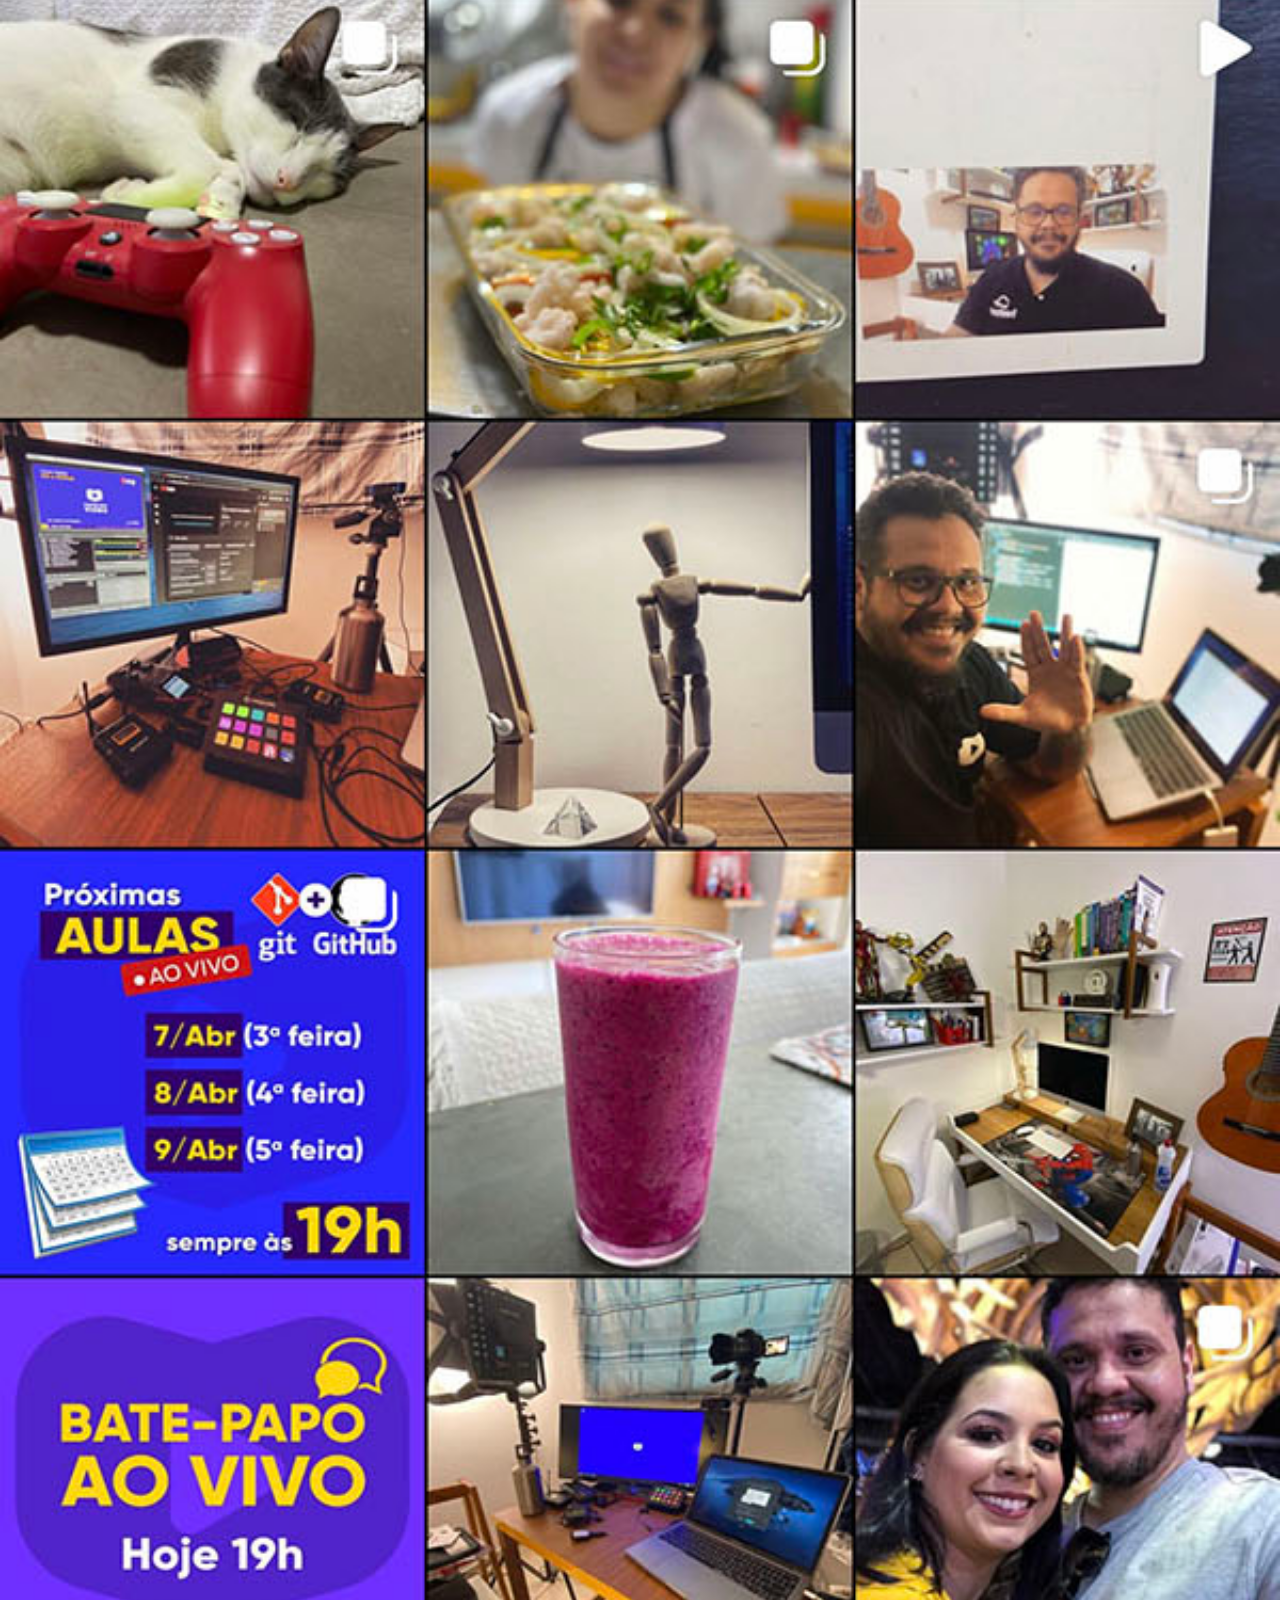
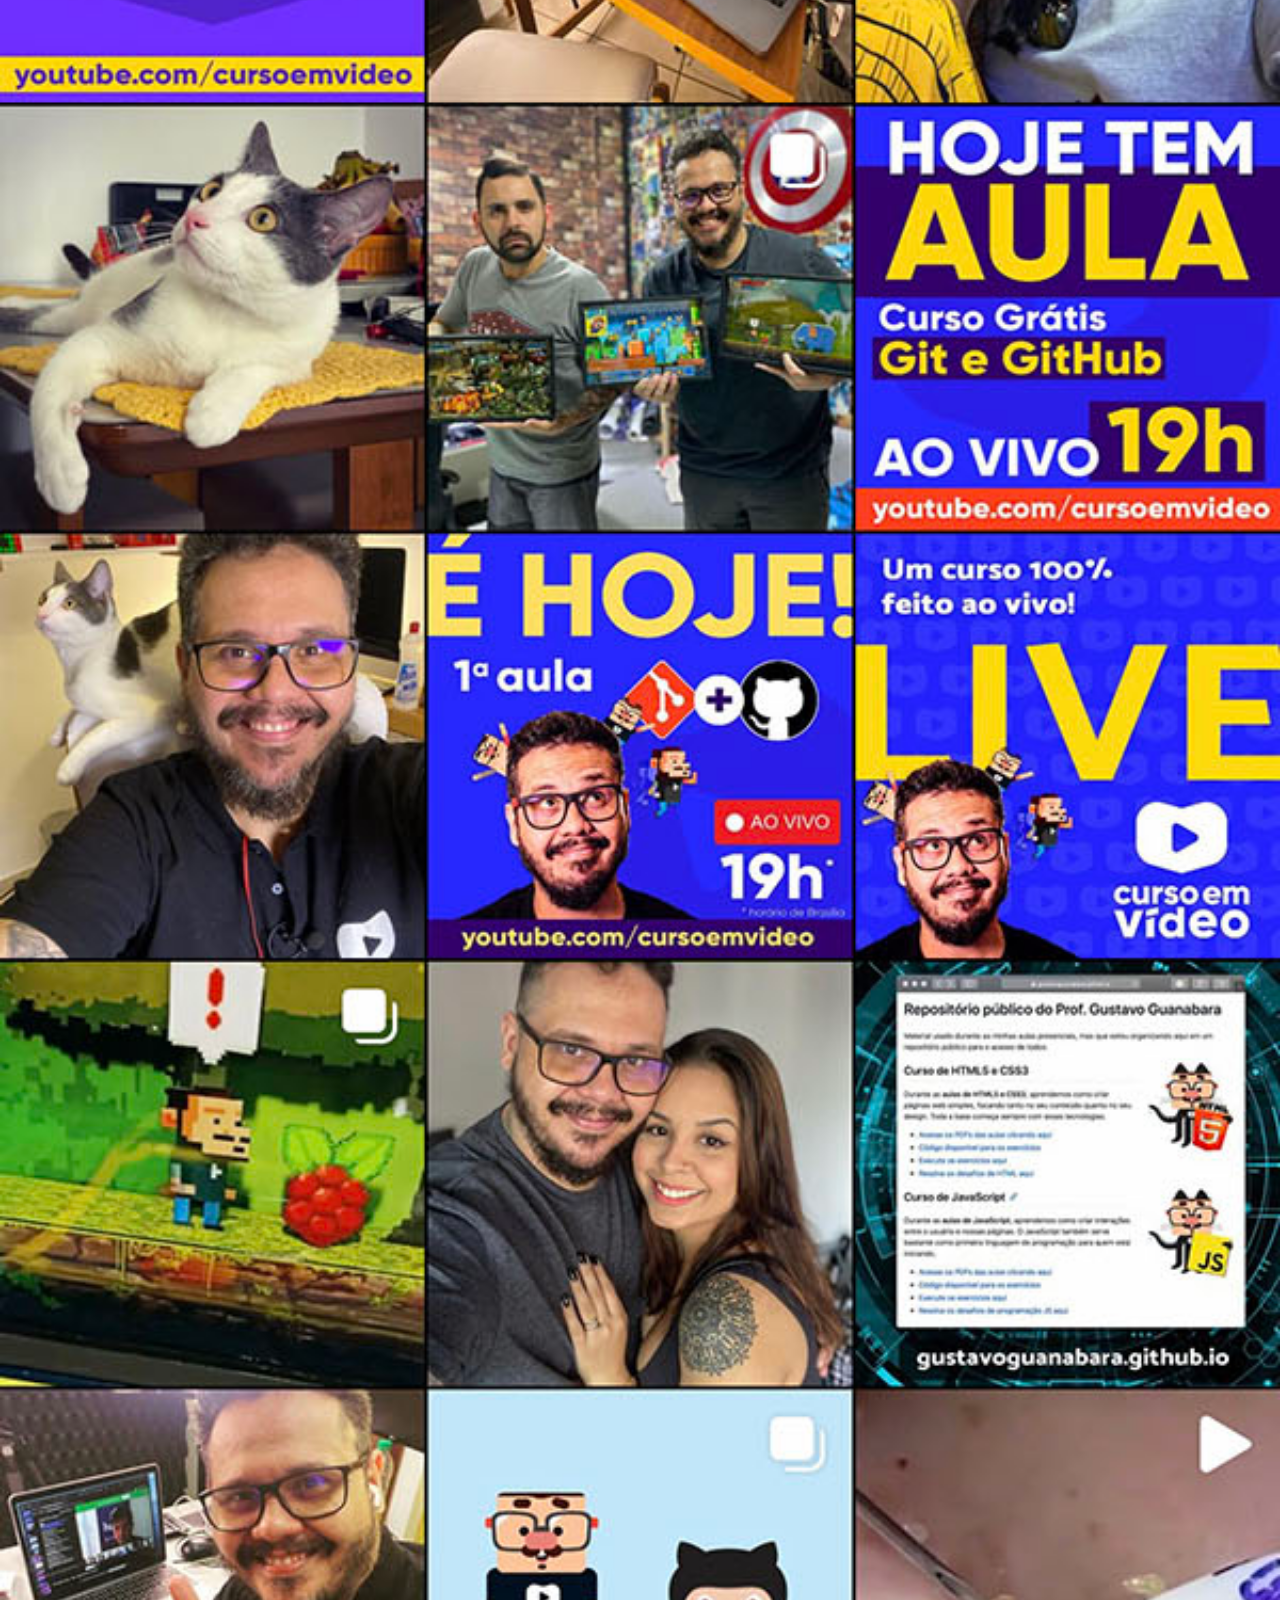
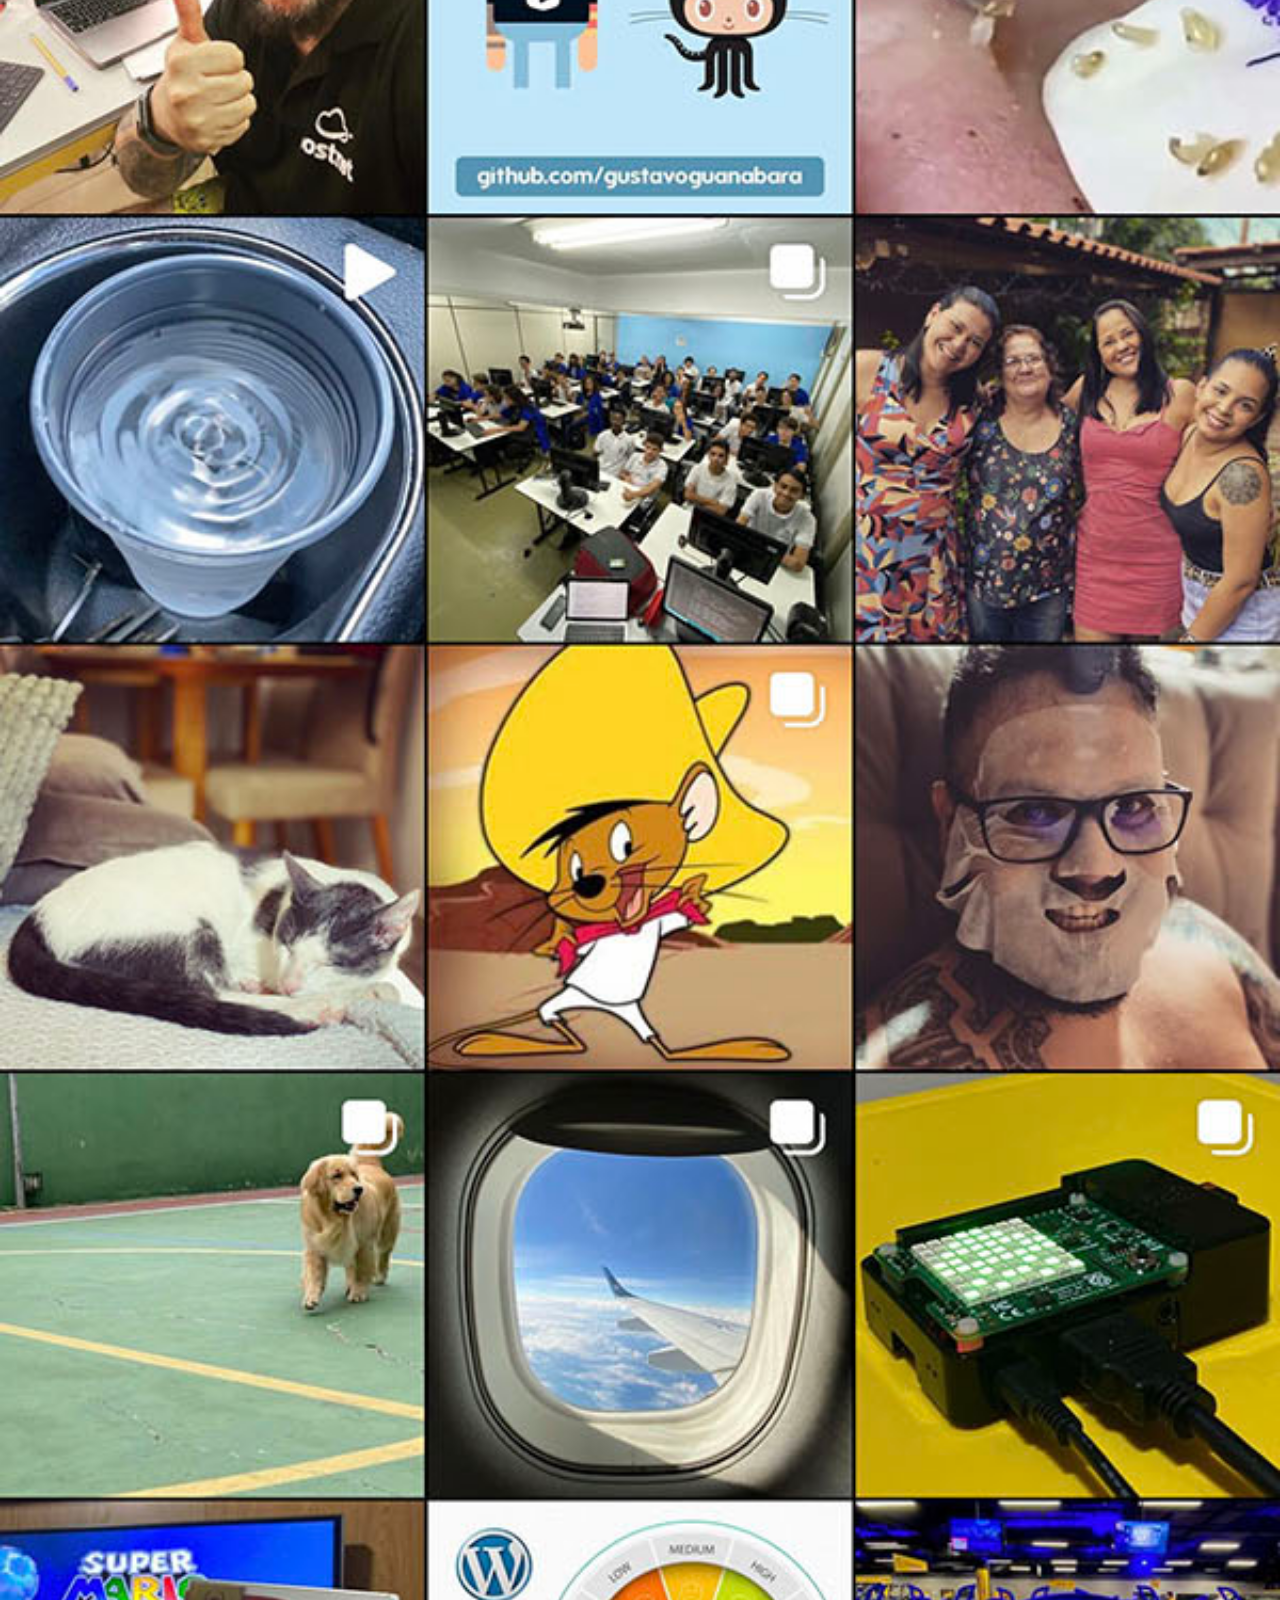
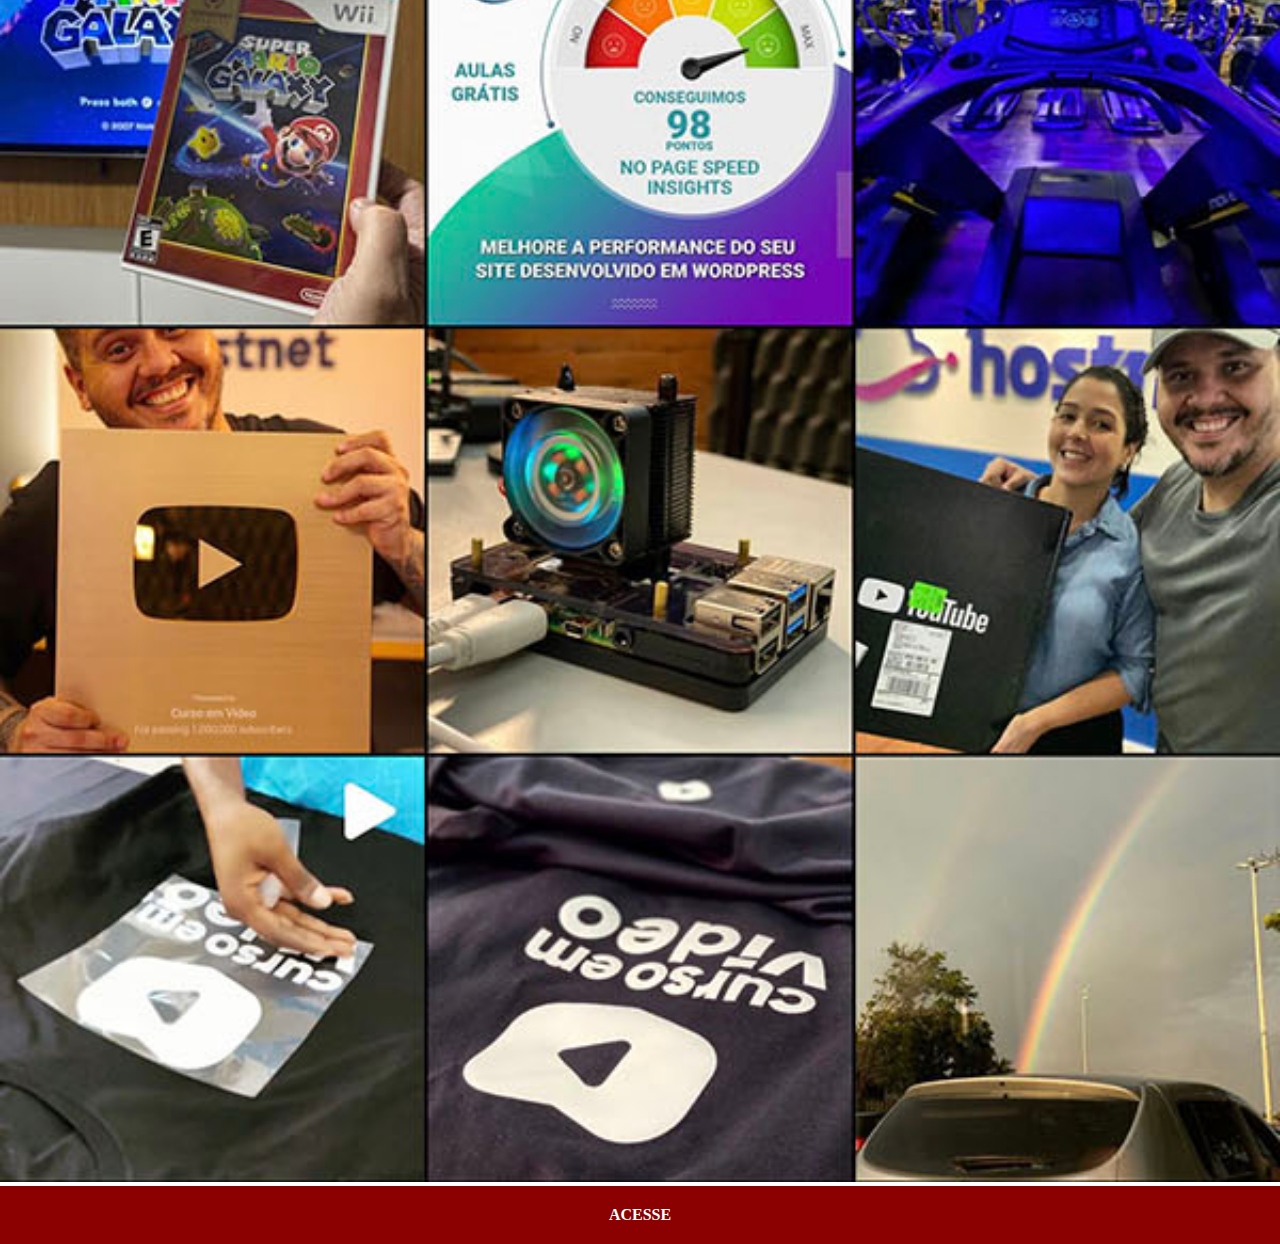
<file: instagram.html>
<!DOCTYPE html>
<html lang="pt-br">
<head>
    <meta charset="UTF-8">
    <meta http-equiv="X-UA-Compatible" content="IE=edge">
    <meta name="viewport" content="width=device-width, initial-scale=1.0">
    <title>Instagram</title>
    <link rel="stylesheet" href="estilos/social.css">
</head>

<body>
    <img src="imagens/tela-instagram.jpg" alt="Instagram">
    <a href="https://www.instagram.com/gustavoguanabara/" target="_blank">ACESSE</a>
</body>
</html>
</file>
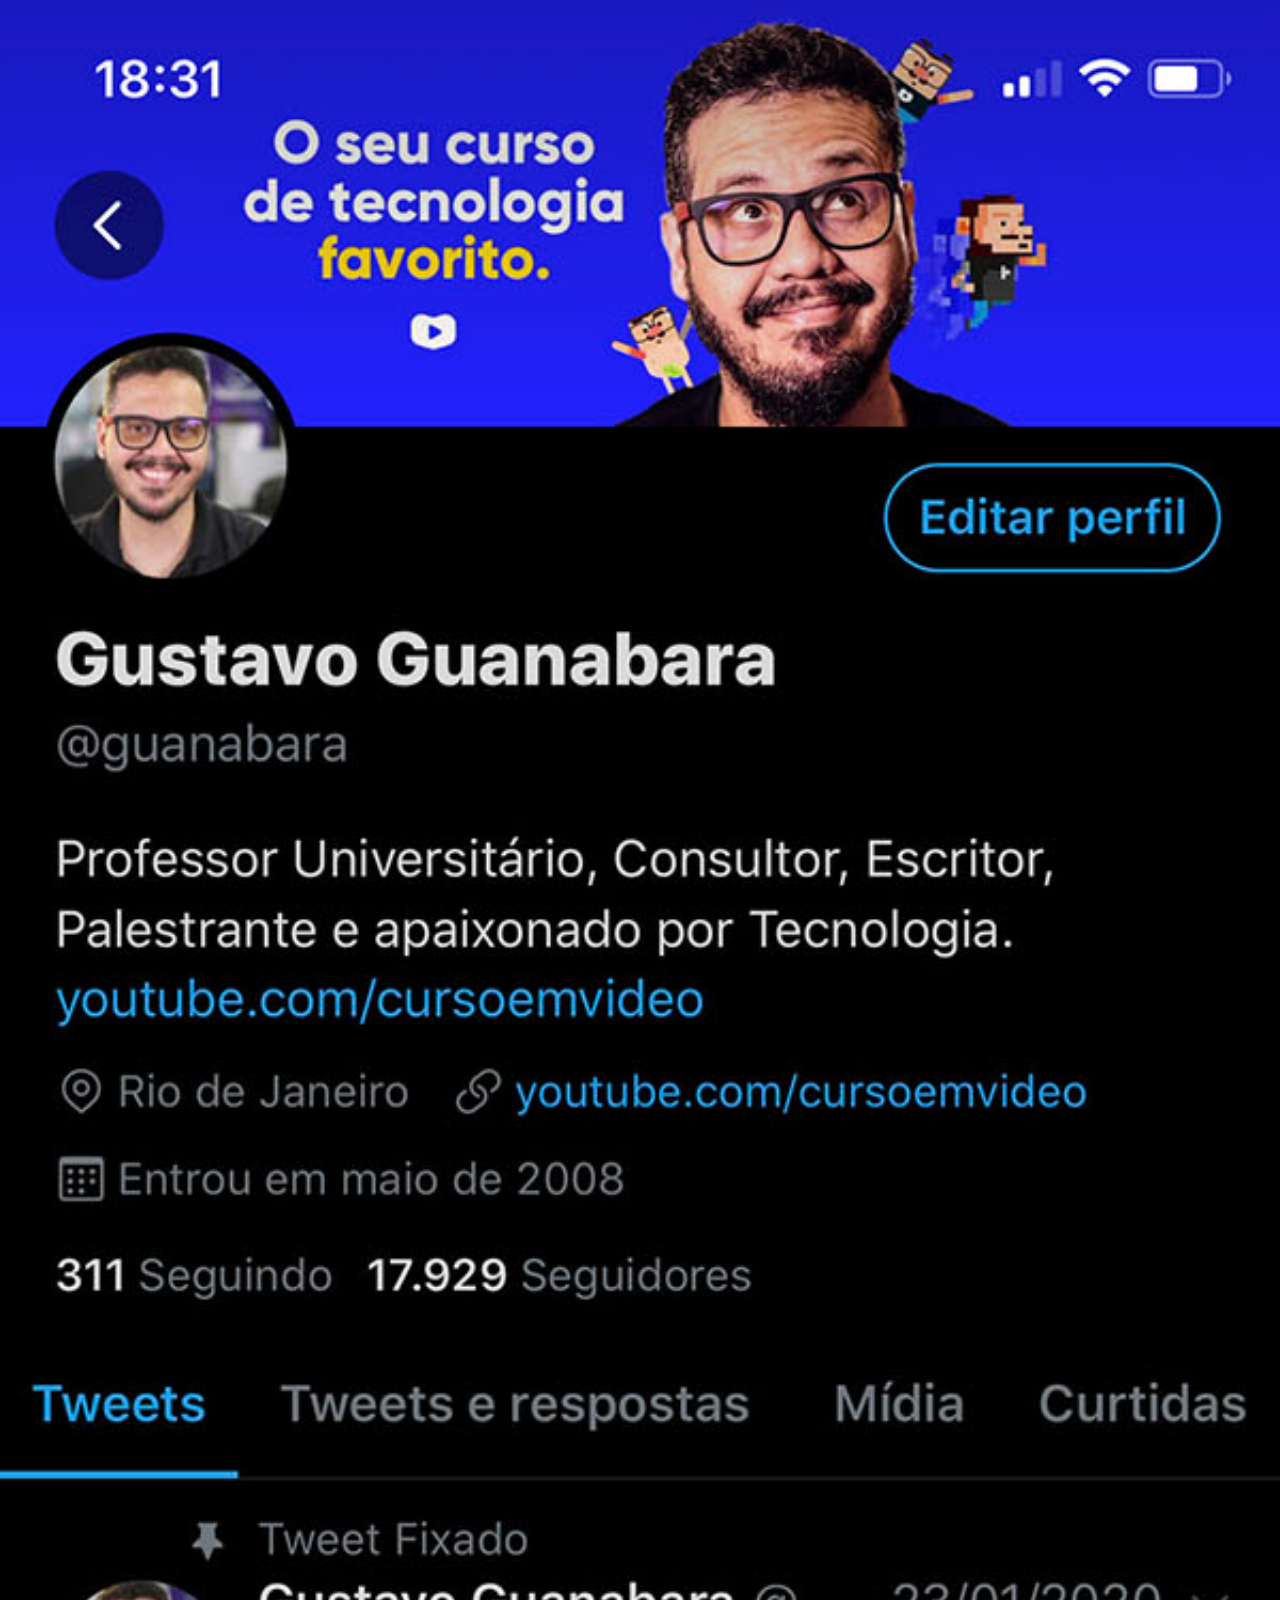
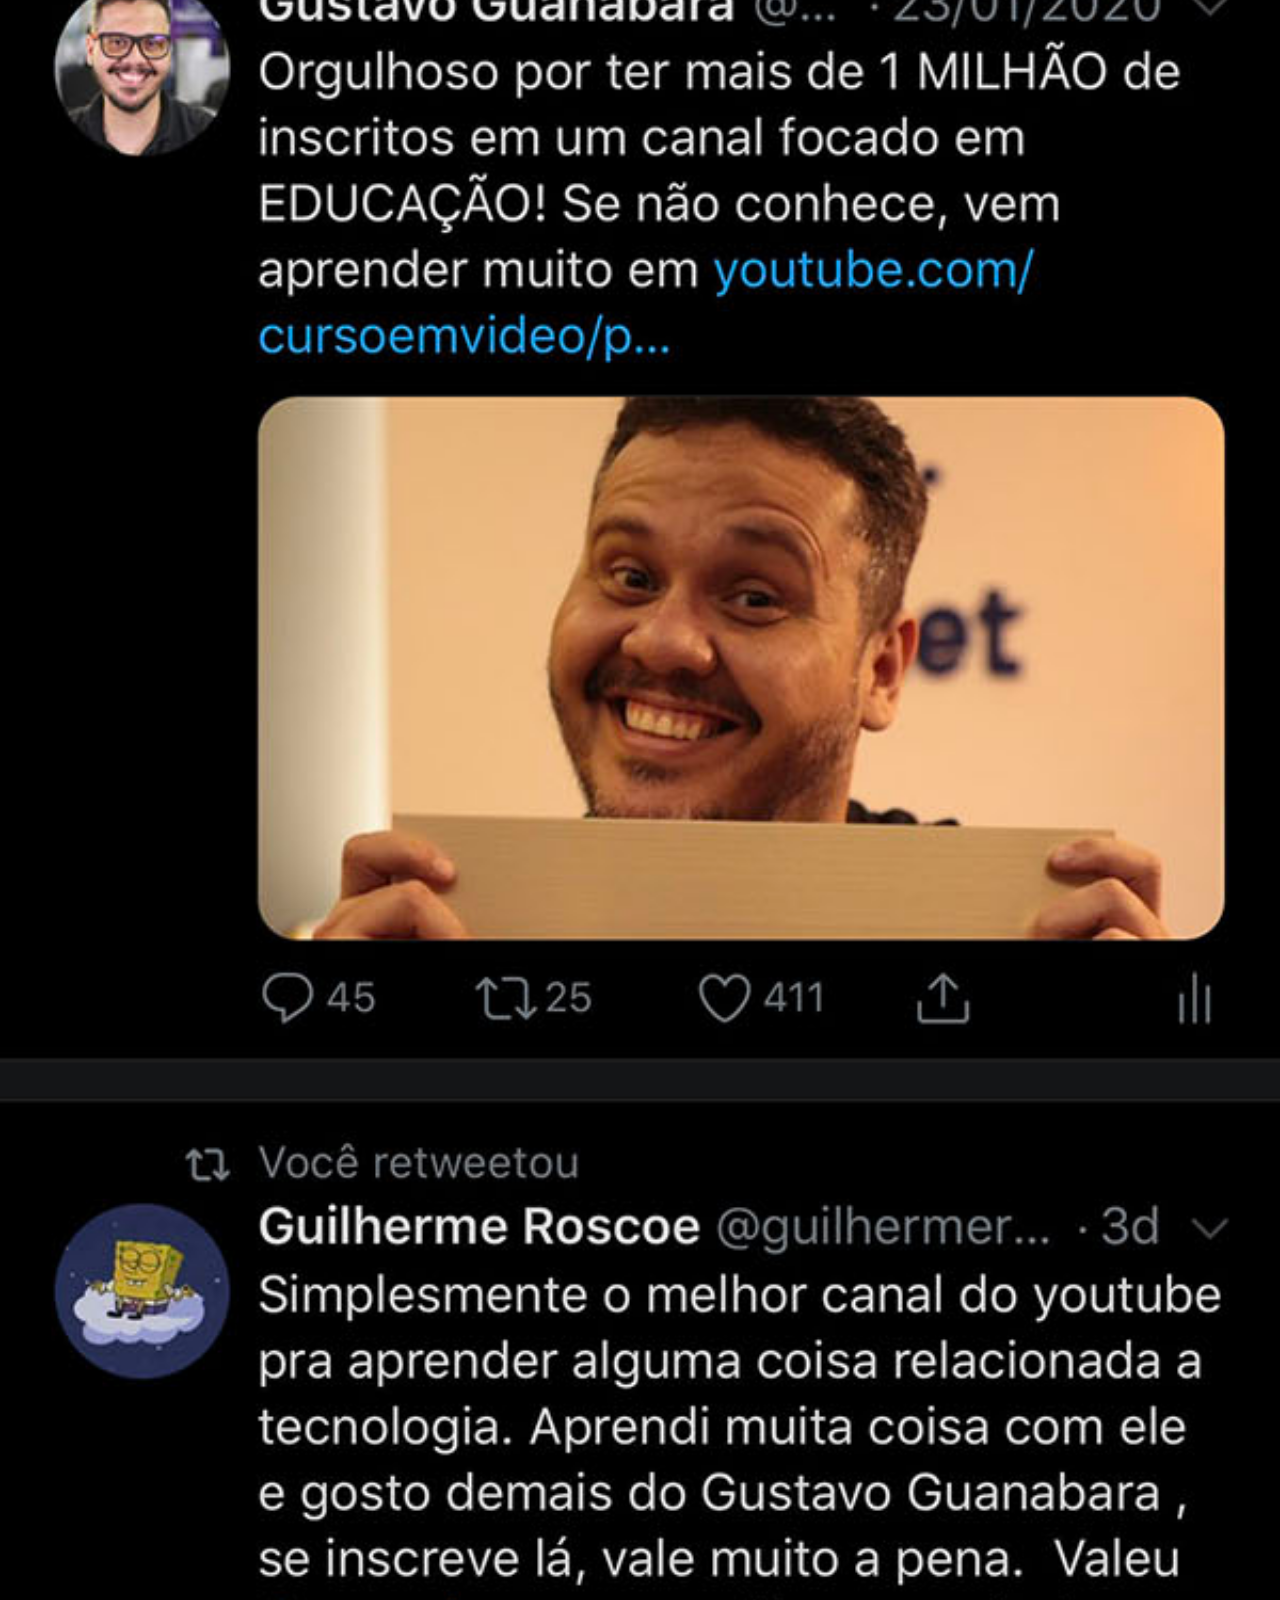
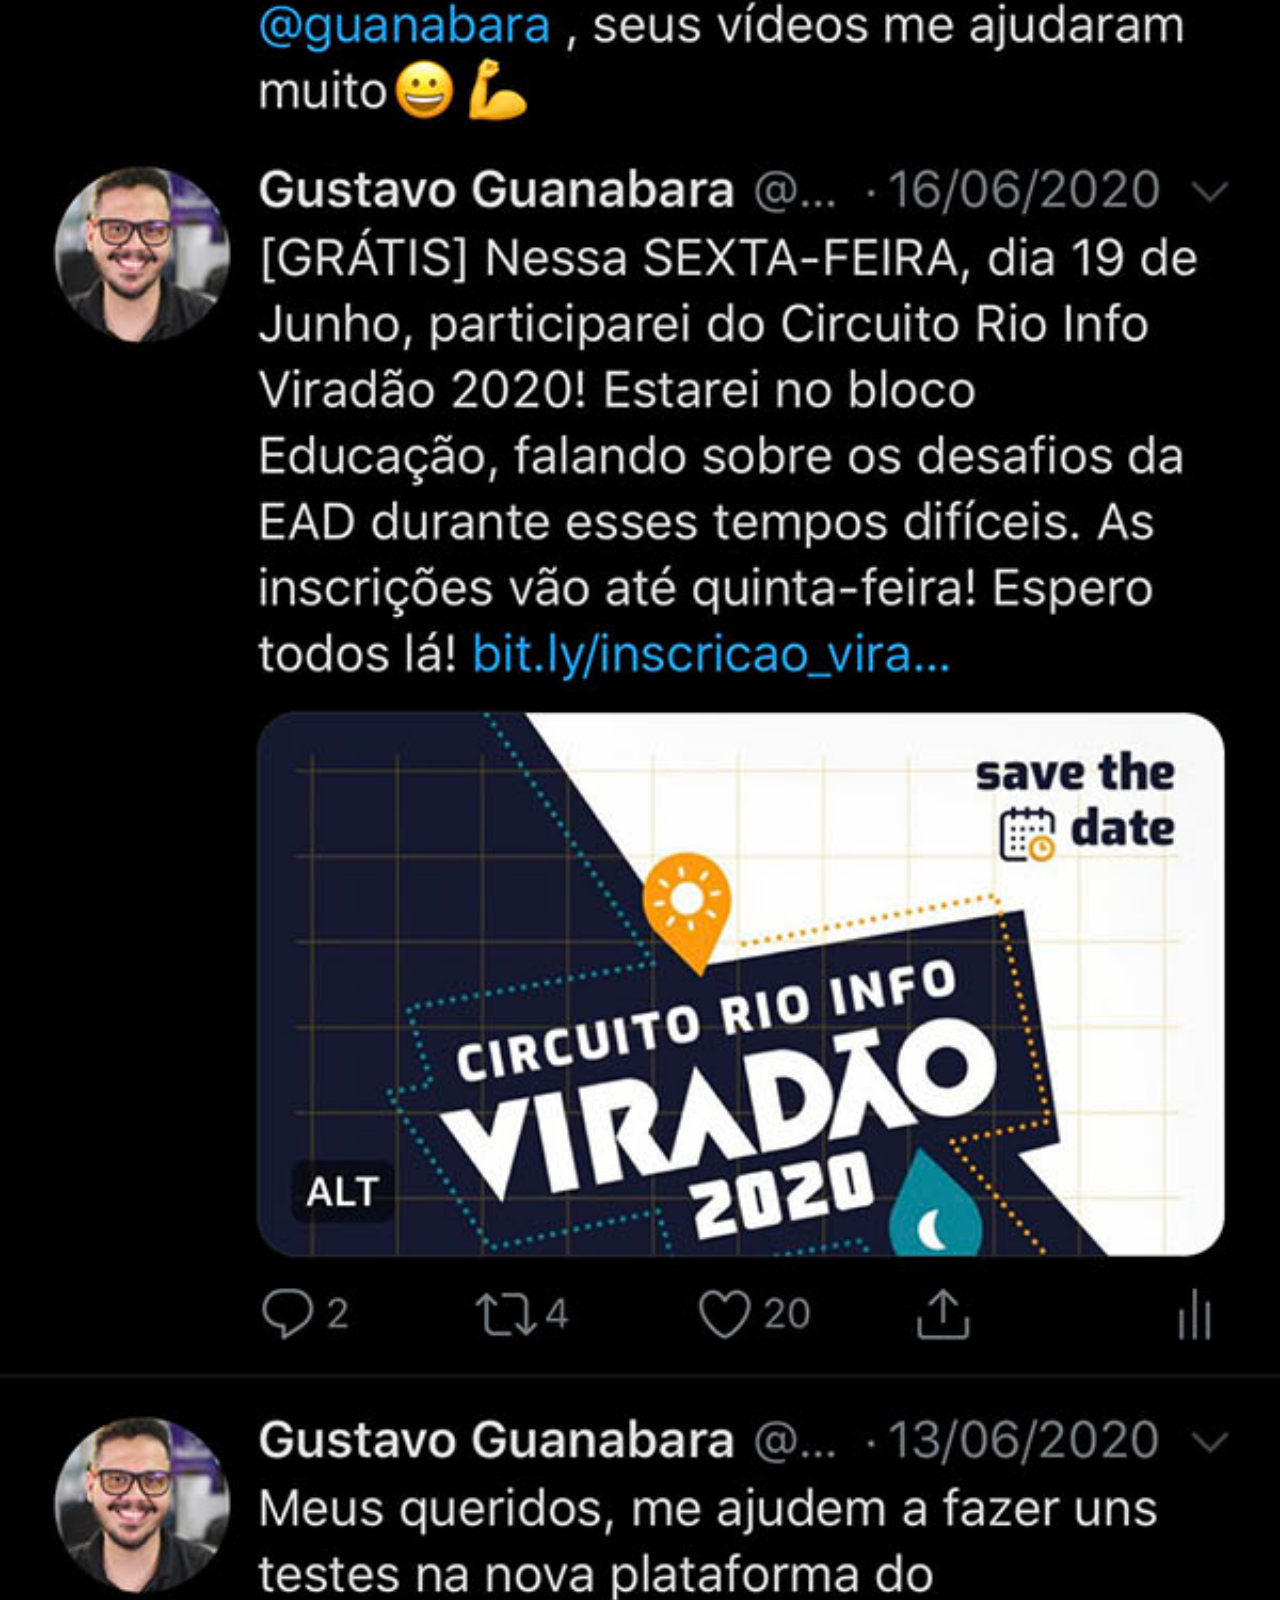
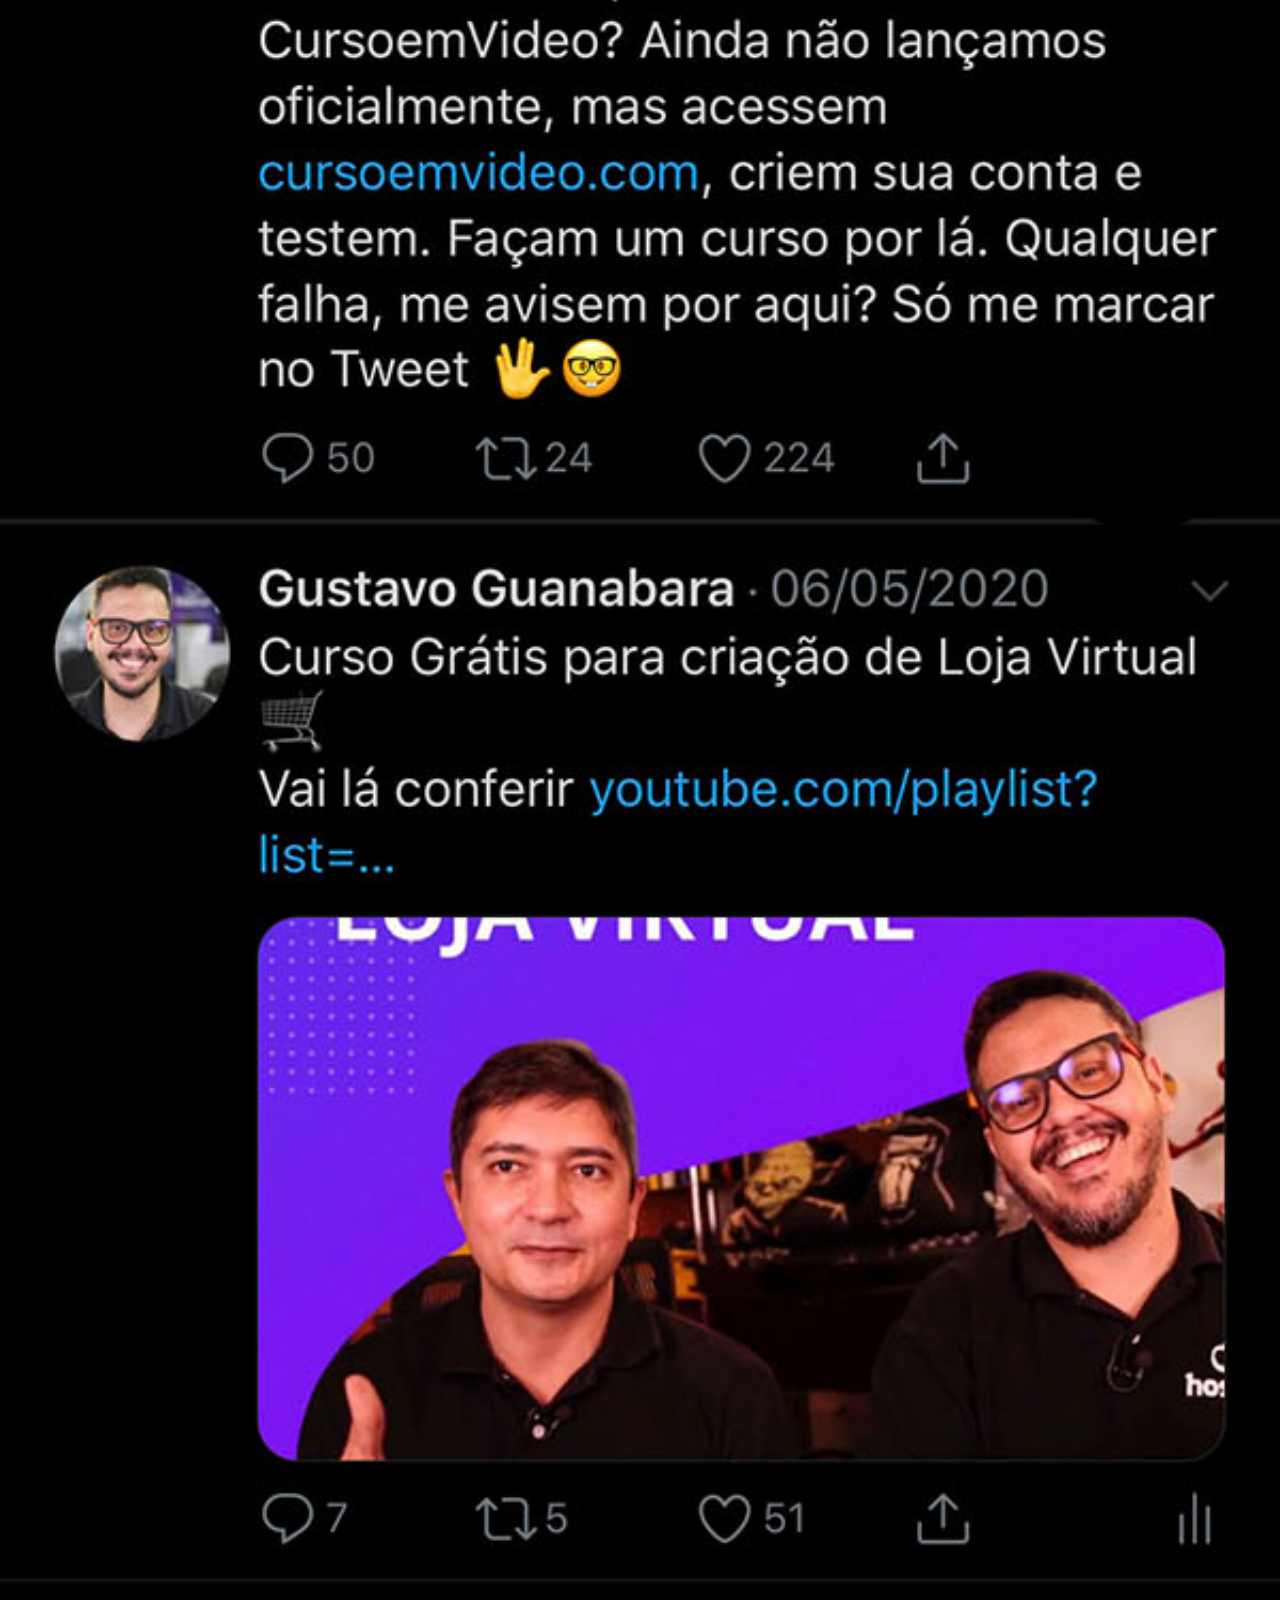
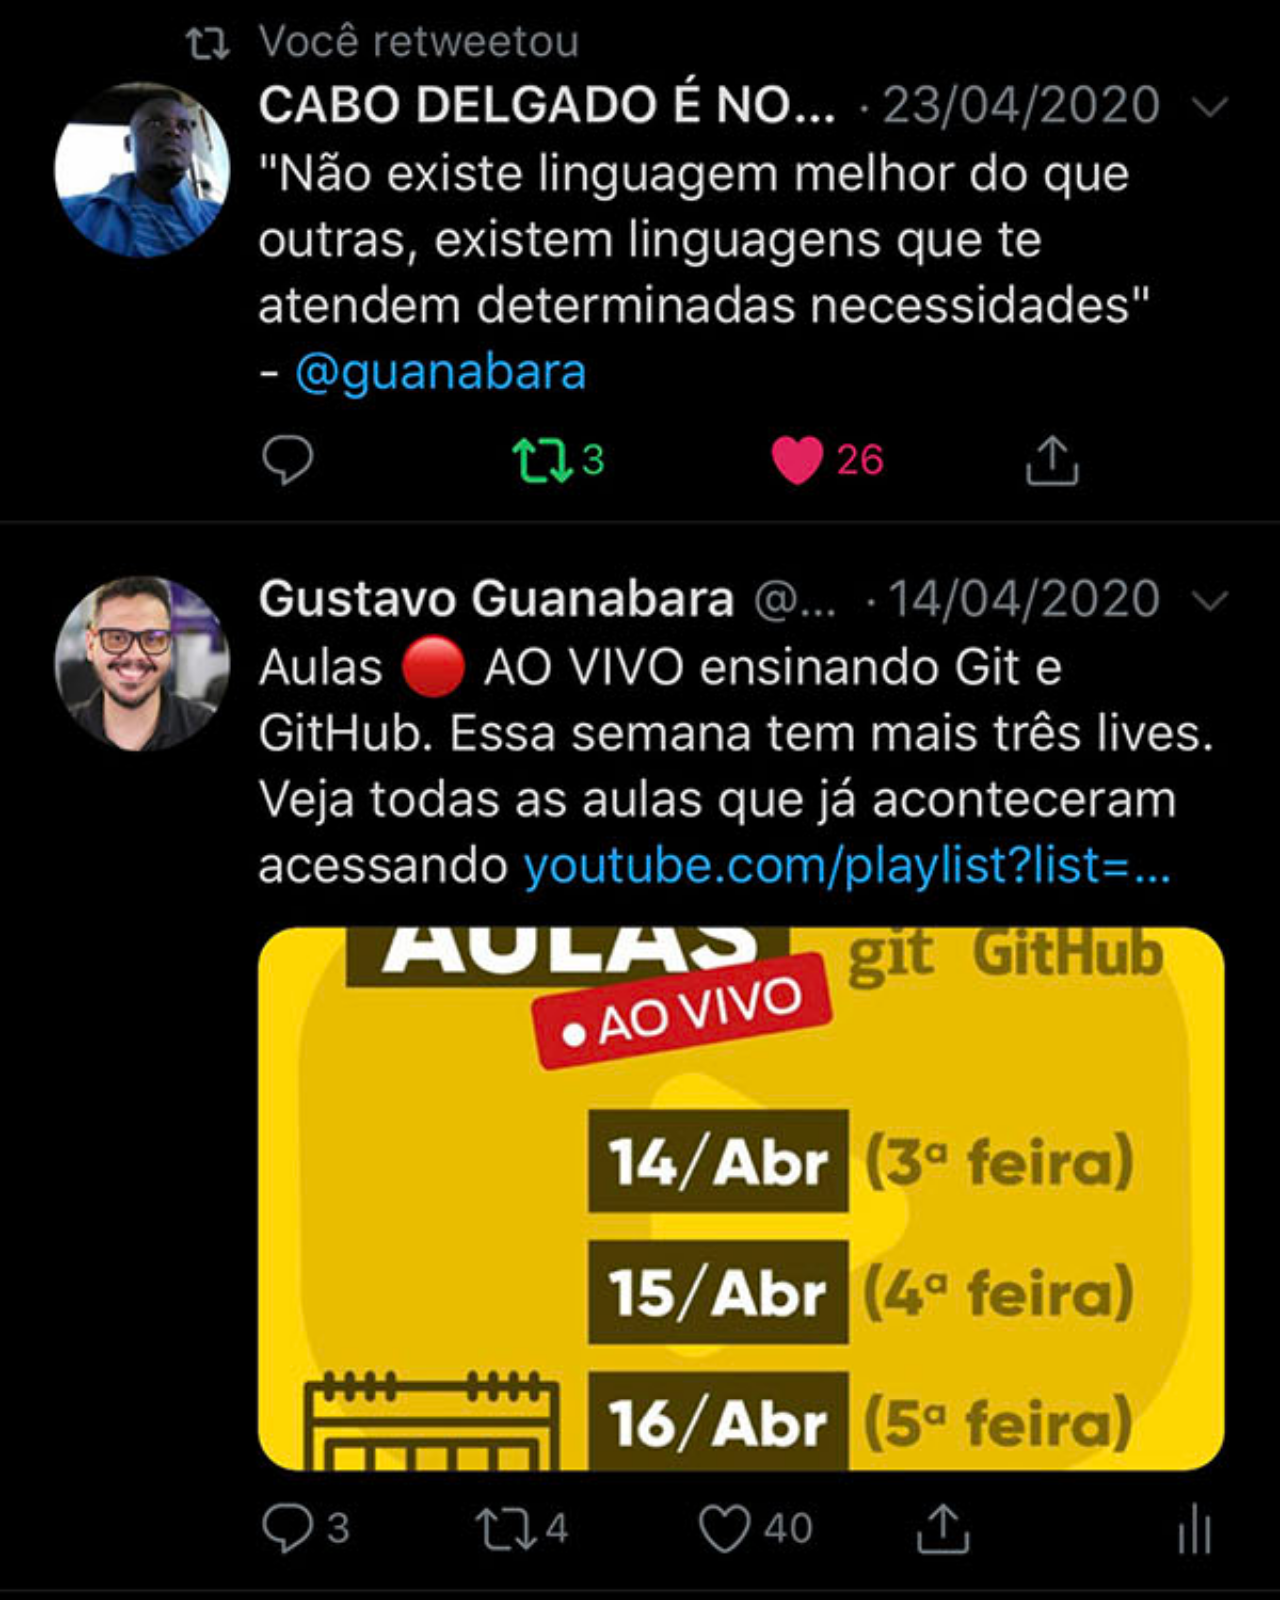
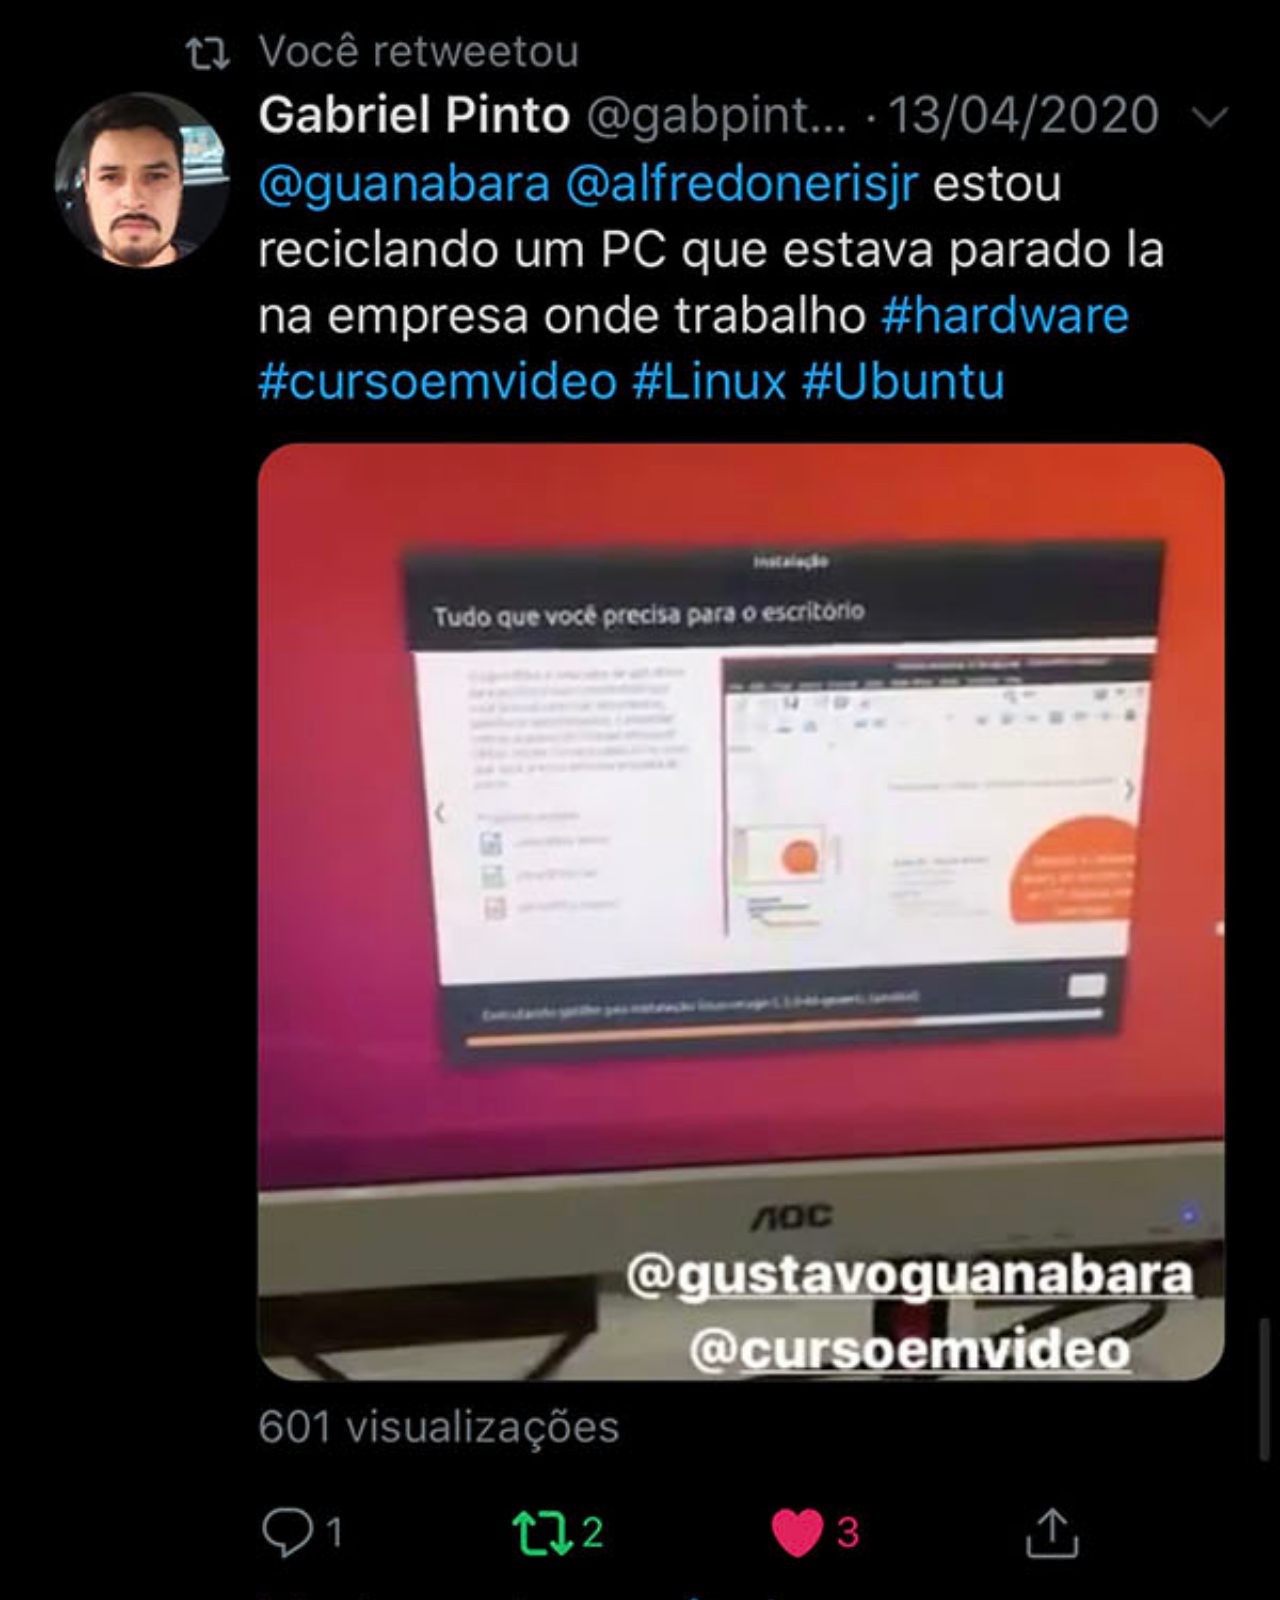
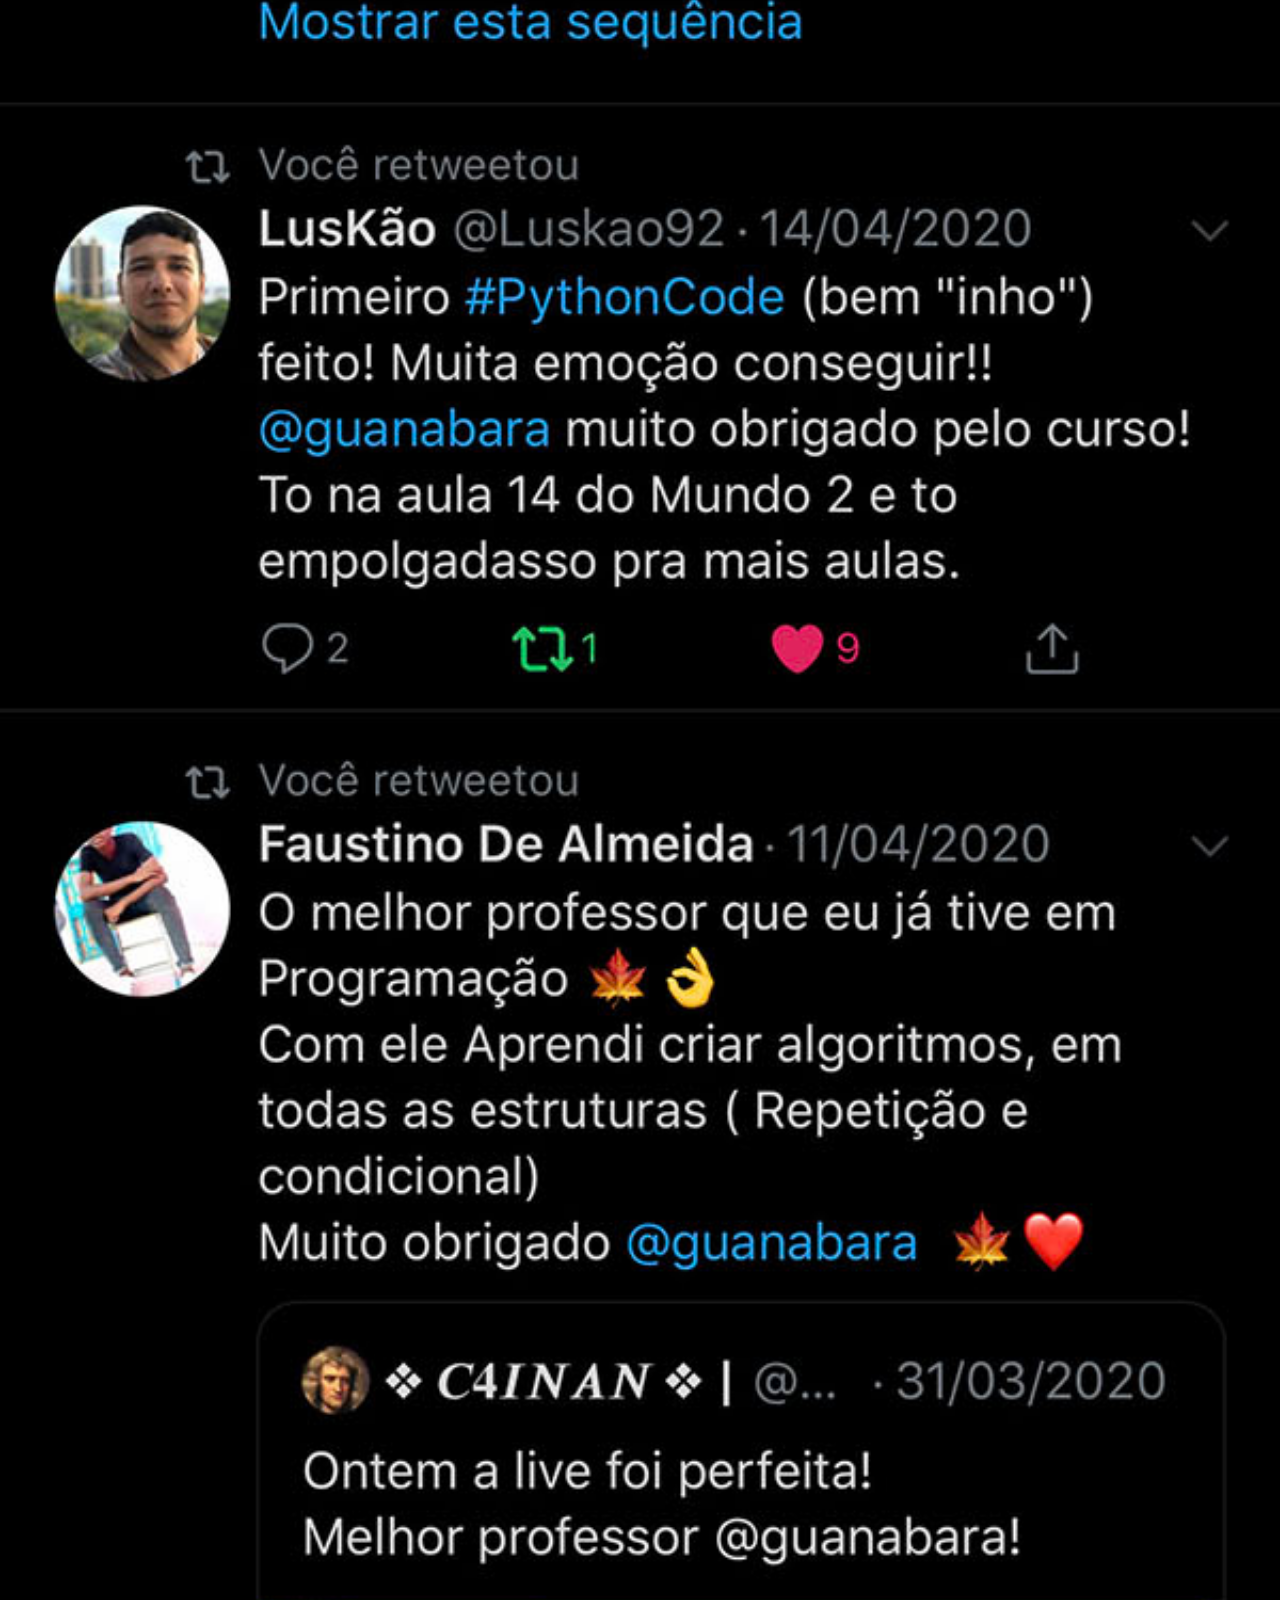
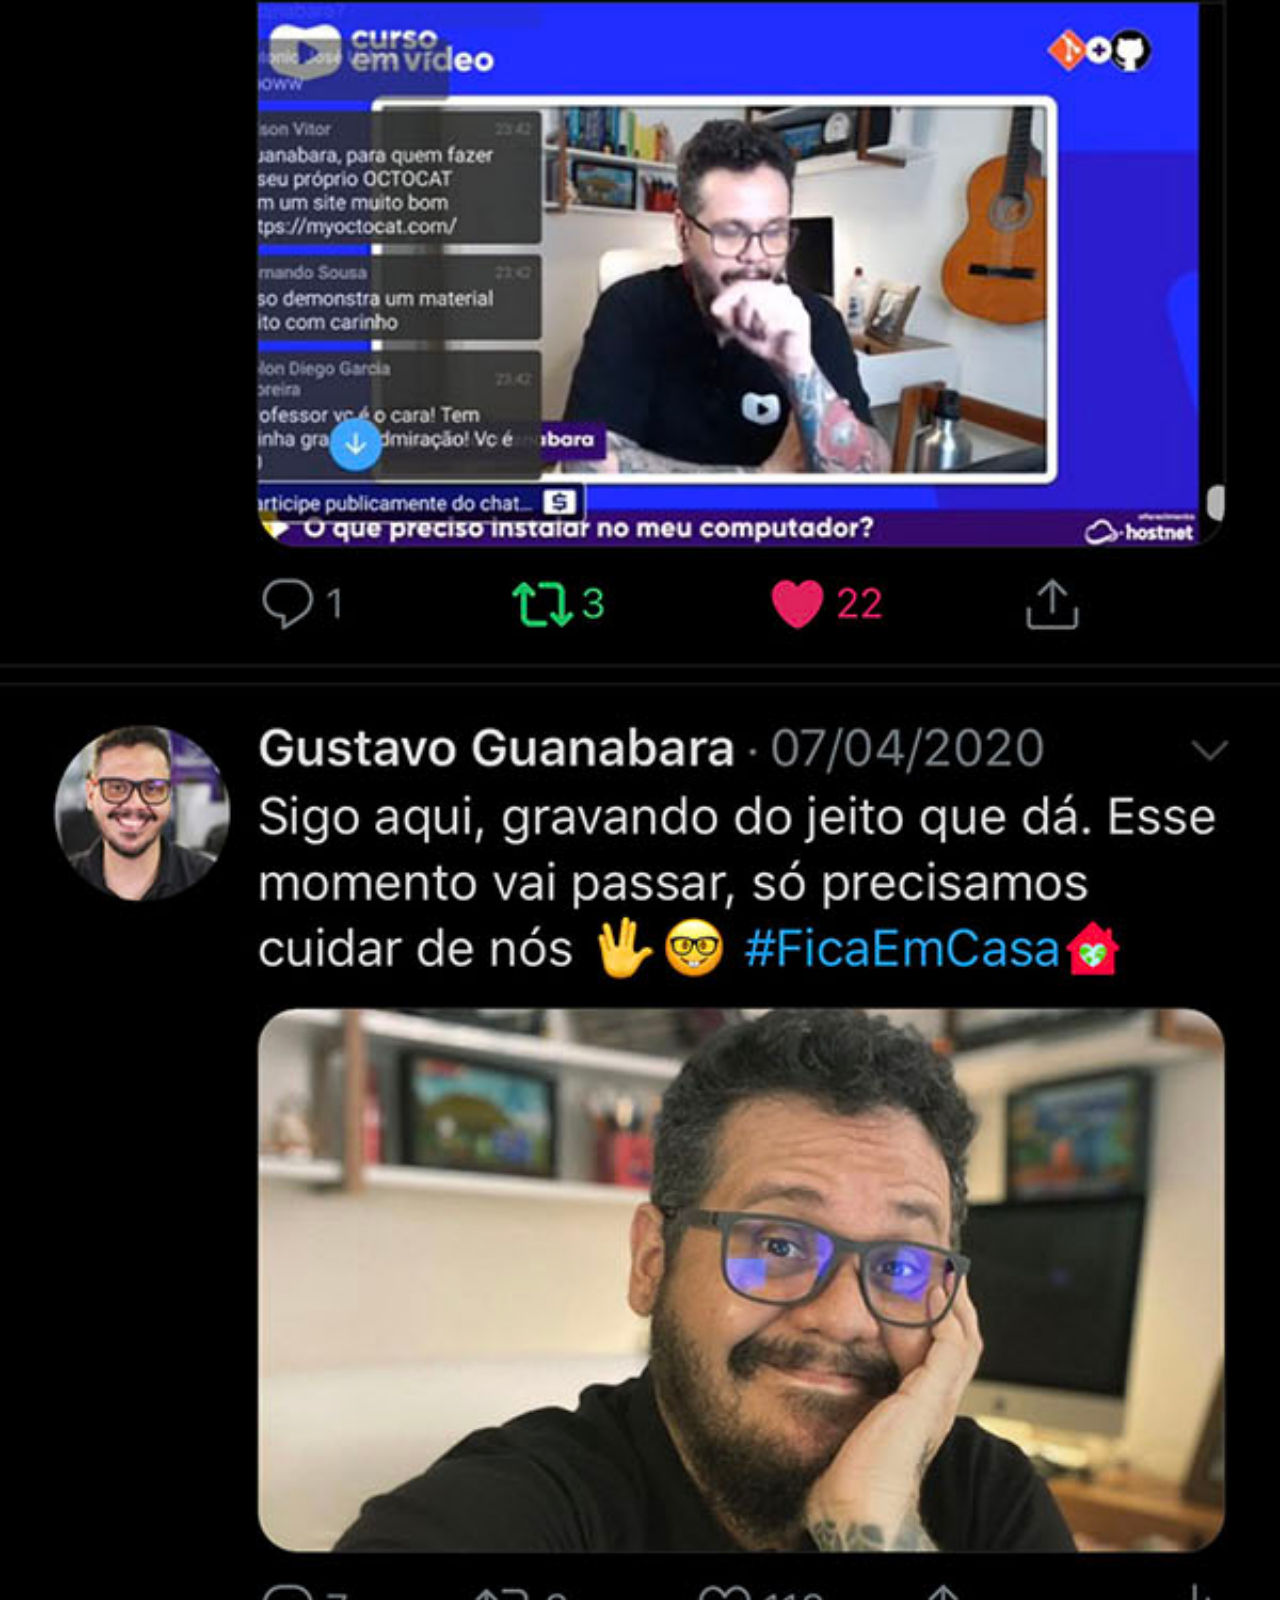
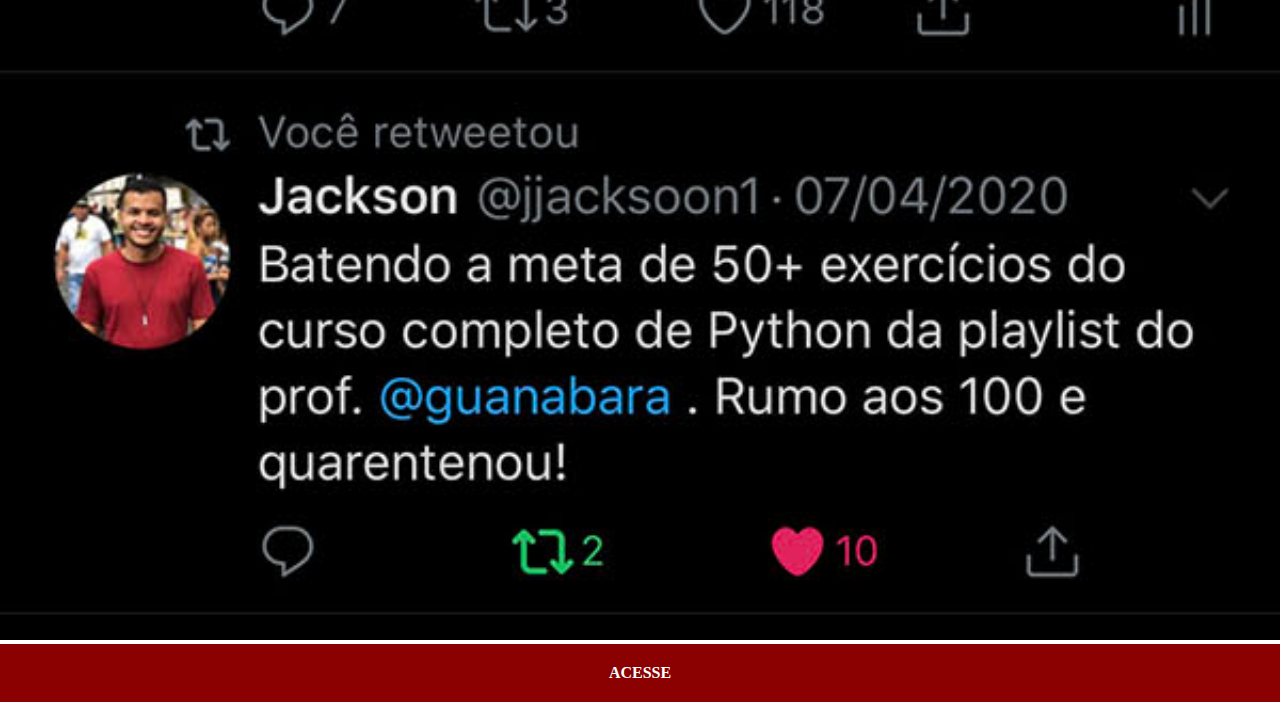
<file: twitter.html>
<!DOCTYPE html>
<html lang="pt-br">
<head>
    <meta charset="UTF-8">
    <meta http-equiv="X-UA-Compatible" content="IE=edge">
    <meta name="viewport" content="width=device-width, initial-scale=1.0">
    <link rel="stylesheet" href="estilos/social.css">
    <title>Twitter</title>
</head>

<body>
    <img src="imagens/tela-twitter.jpg" alt="Twitter">
    <a href="https://twitter.com/guanabara" target="_blank">ACESSE</a>
</body>

</html>
</file>
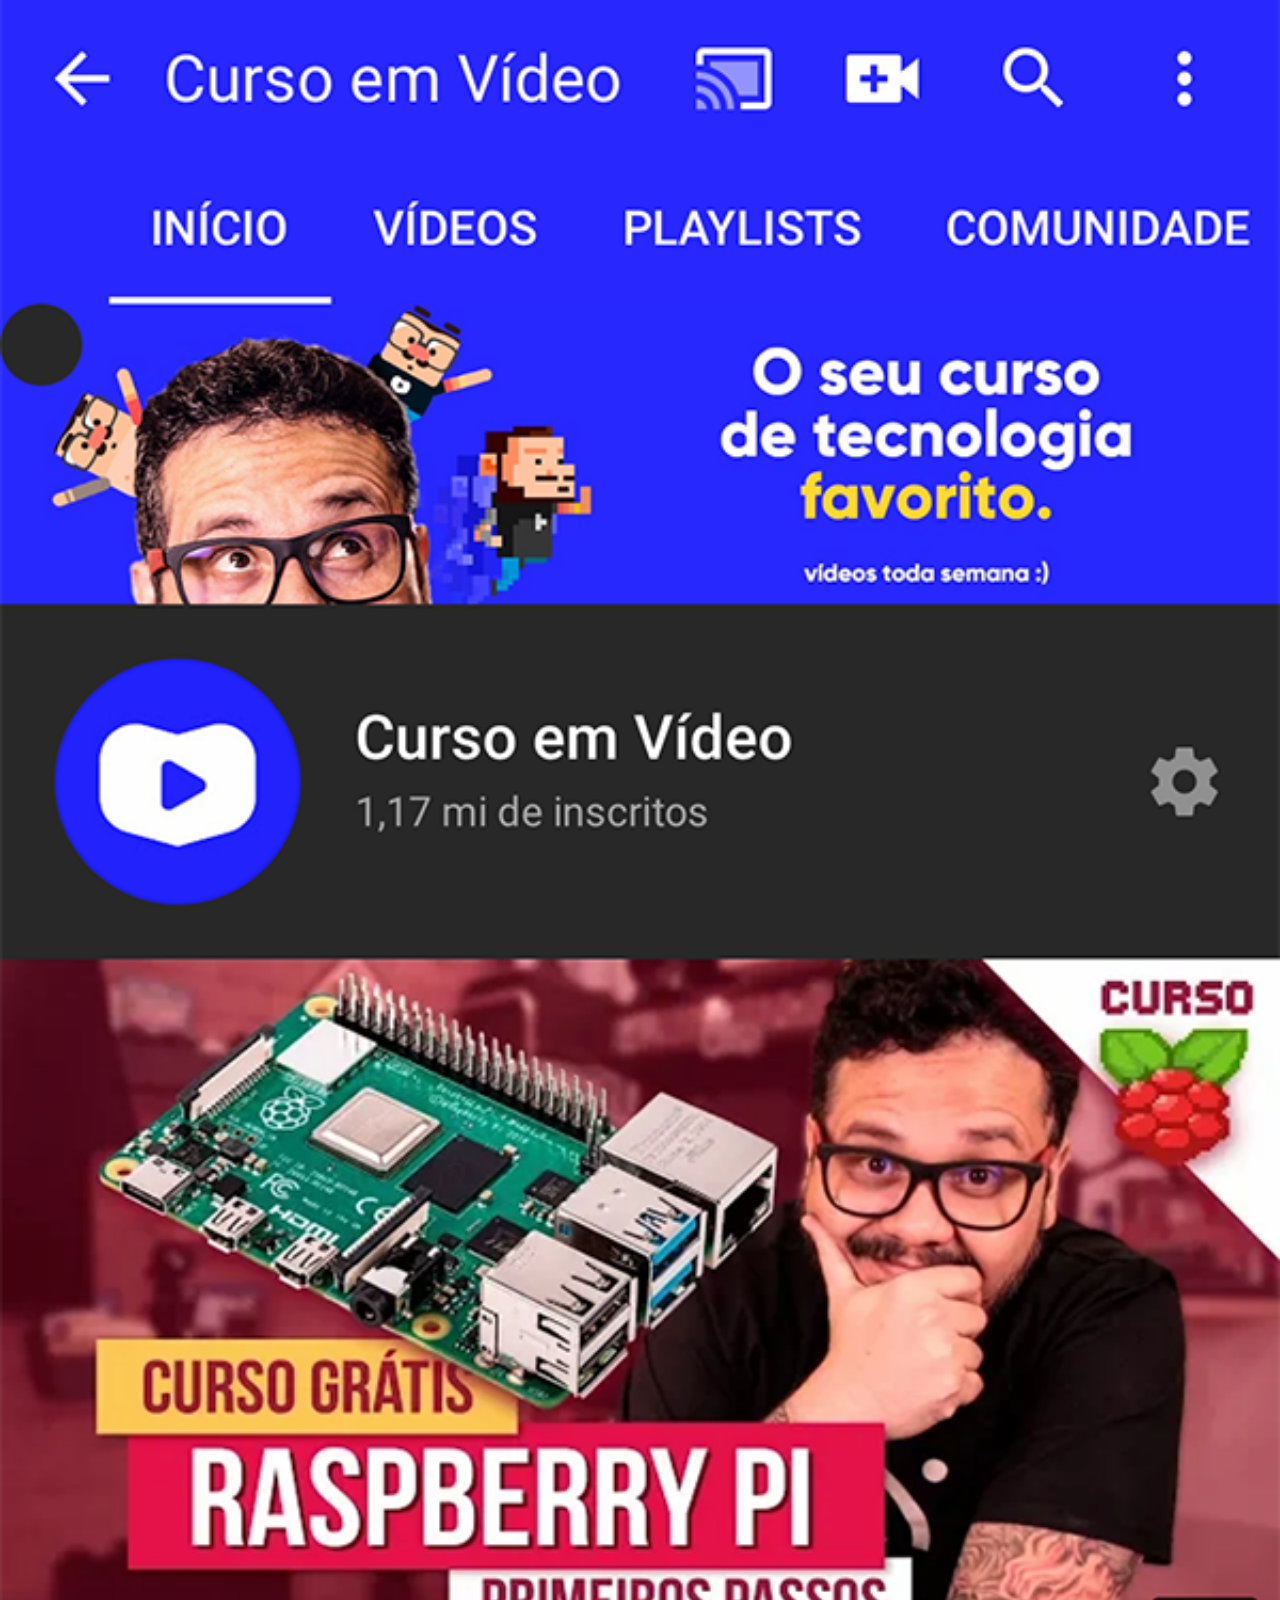
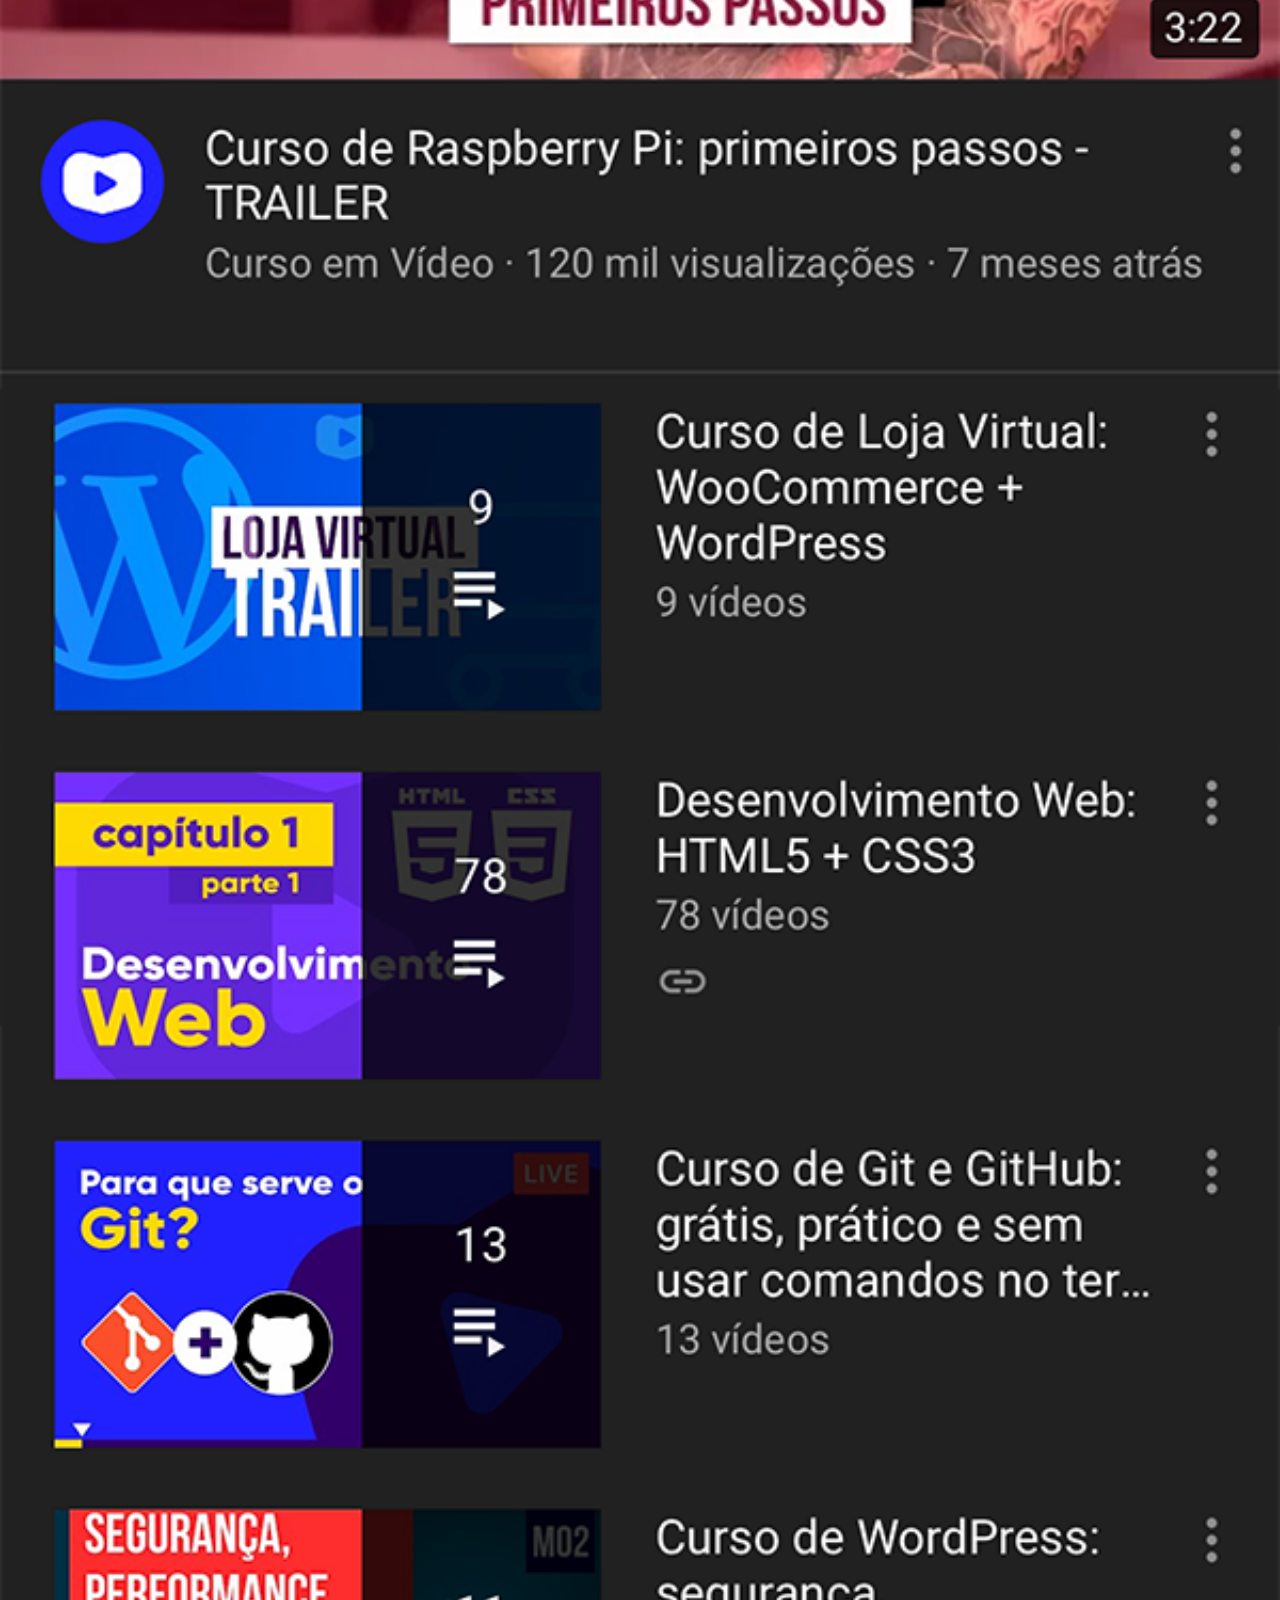
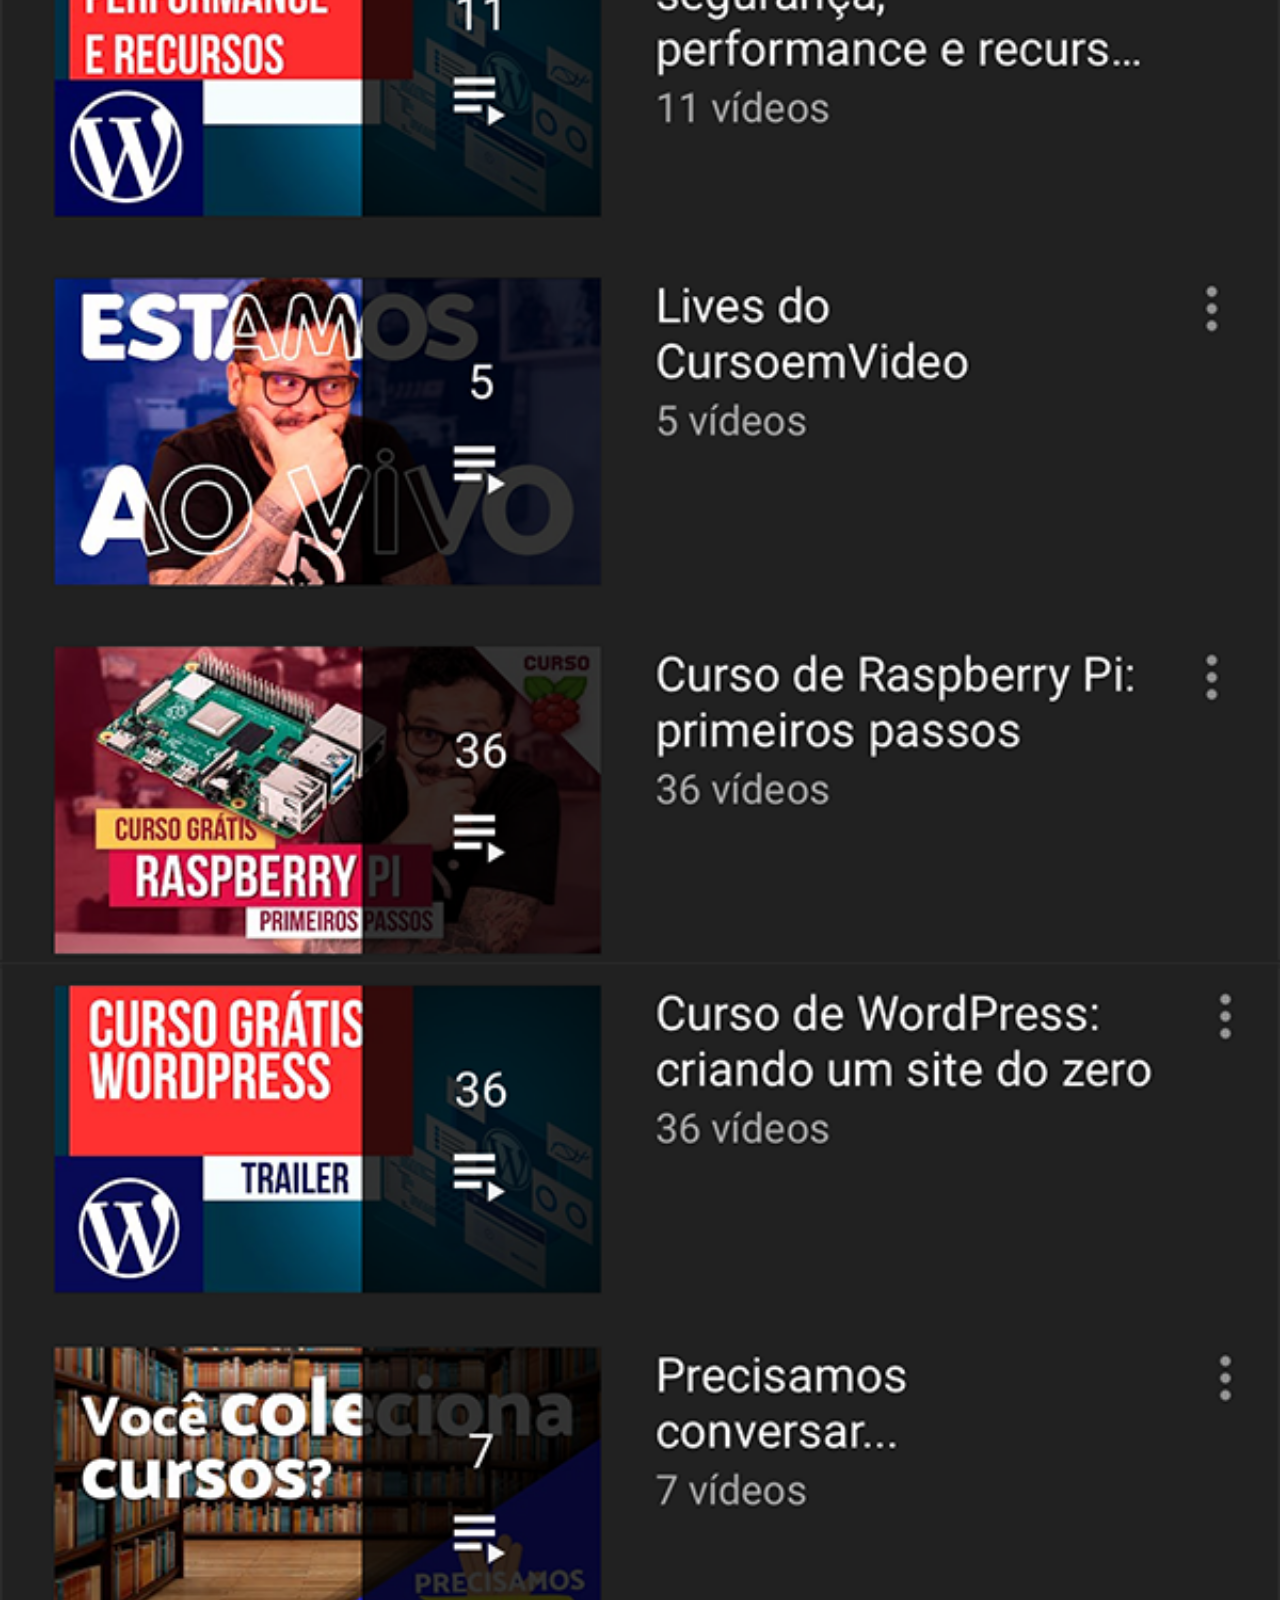
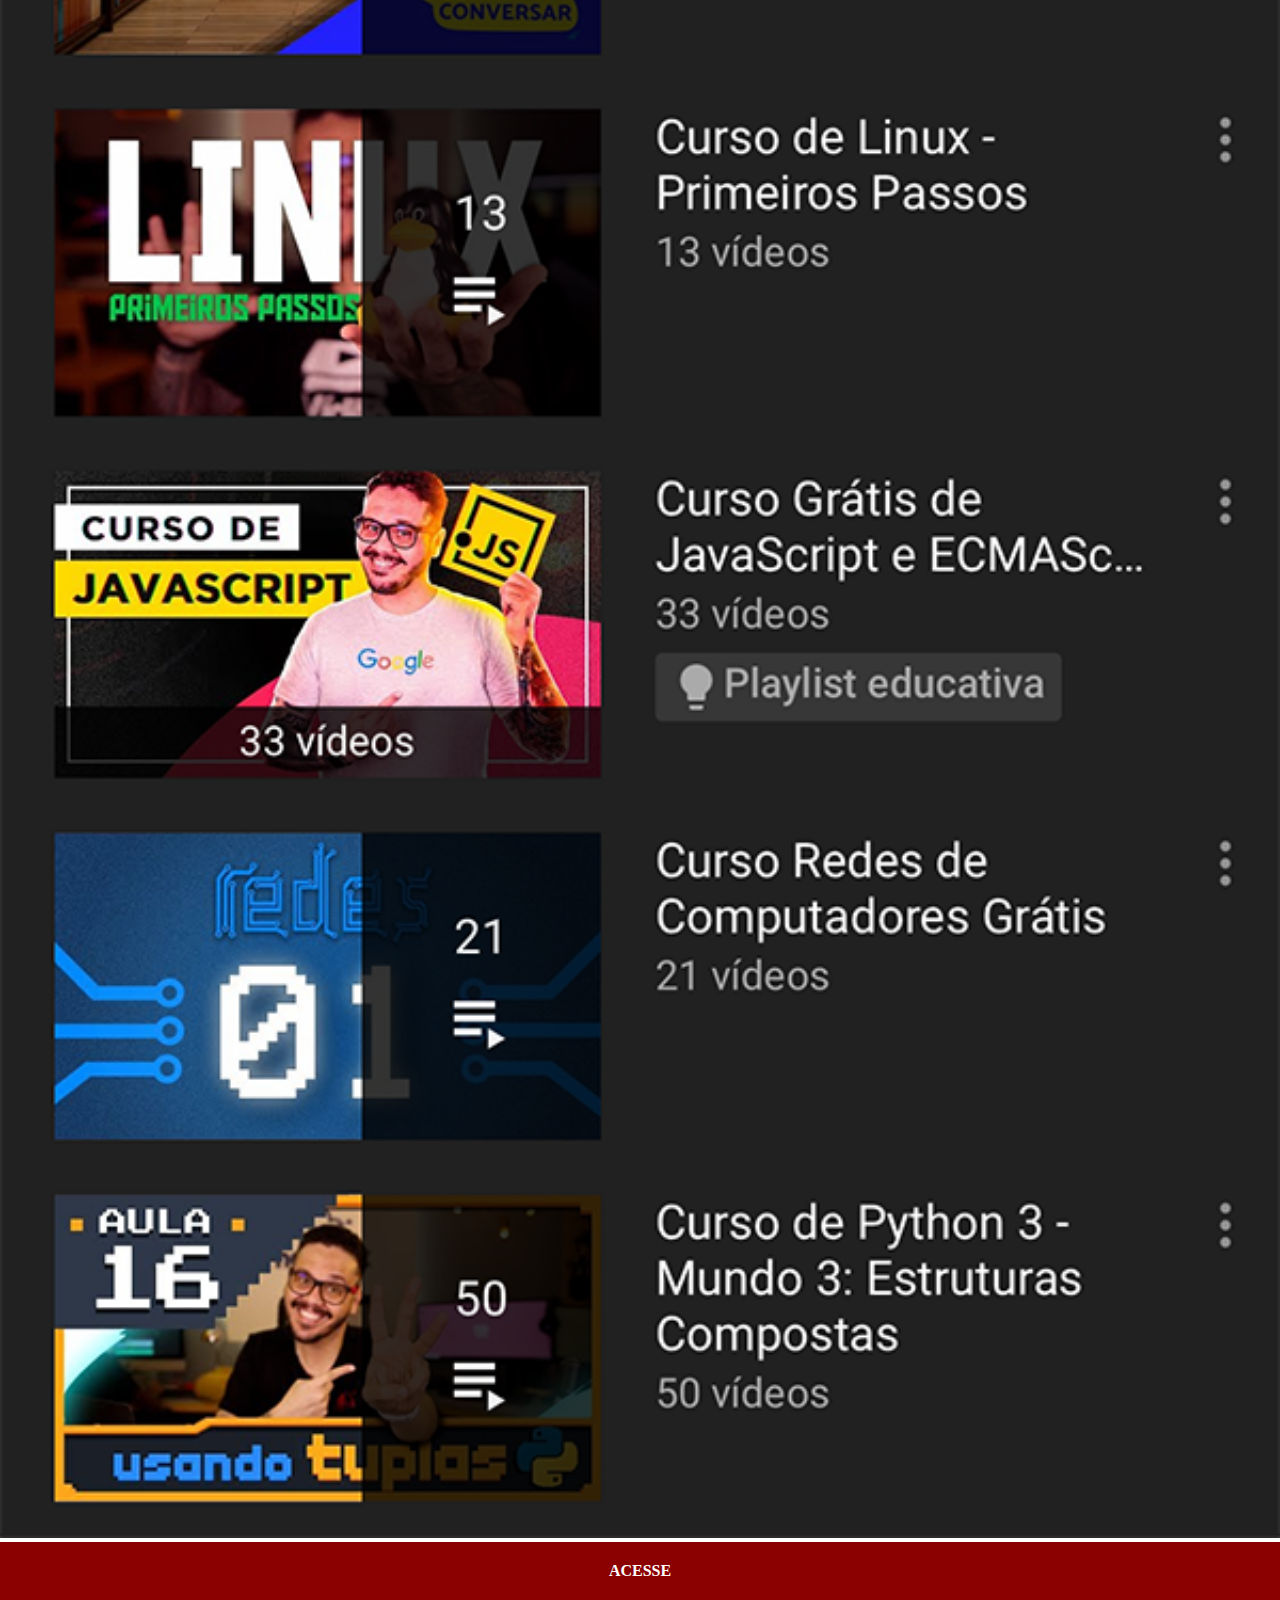
<file: youtube.html>
<!DOCTYPE html>
<html lang="pt-br">
<head>
    <meta charset="UTF-8">
    <meta http-equiv="X-UA-Compatible" content="IE=edge">
    <meta name="viewport" content="width=device-width, initial-scale=1.0">
    
    <link rel="stylesheet" href="estilos/social.css">
    <title>Youtube</title>

</head>
<body>
    <img src="imagens/tela-youtube.png" alt="Youtube">
    <a href="https://www.youtube.com/c/CursoemV%C3%ADdeo/playlists" target="_blank">ACESSE</a>
    
</body>
</html>
</file>
<file: estilos/style.css>
@charset "utf-8";


* {
    margin: 0px;
    padding: 0px;
    font-family: Arial, Helvetica, sans-serif;
}


html, body {
    height: 100vh;
    width: 100vw;
    background-color: black;
}


main {
    height: 100vh;
    position: relative;;
}

body {
    background: url('../imagens/fundo-madeira.jpg') no-repeat;
    background-size: cover;
    background-attachment: fixed;
}

section#telefone {
    position:absolute;
    top: 50%;
    left: 50%;
    transform: translate(-50%, -50%);
    height: 627px;
    width: 311px;
    background: url('../imagens/frame-iphone.png') no-repeat;
}

iframe#tela {
    position: relative;
    top: 80px;
    left: 22px;
    width: 267px;
    height: 471px;
    transform: translate();
}

section#redes-sociais {
    text-align: right;
}

section#redes-sociais img {
    width: 50px;
    margin: 10px;
    border-radius: 50%;
    box-shadow: 2px 2px 2px rgba(0, 0, 0, 0.400);
}

section#redes-sociais img:hover {
    border: 2px solid rgba(255, 255, 255, 0.623);
    transform: translate(-3px, -3px);
    box-shadow: 5px 5px 10px rgba(0, 0, 0, 0.603);
    transition: transform 0.5s;
}
</file>
<file: estilos/social.css>
@charset "utf-8";

*{
    margin: 0px;
    padding: 0px;
}

::-webkit-scrollbar {
    width: 0px;
    height: 0px;
}

img {
    width: 100vw;

}

a {
    display: block;
    background-color: darkred;
    padding: 20px;
    color: white;
    text-align: center;
    font-weight: bolder;
    text-decoration: none;
}

a:hover {
background-color: red;
}
</file>
